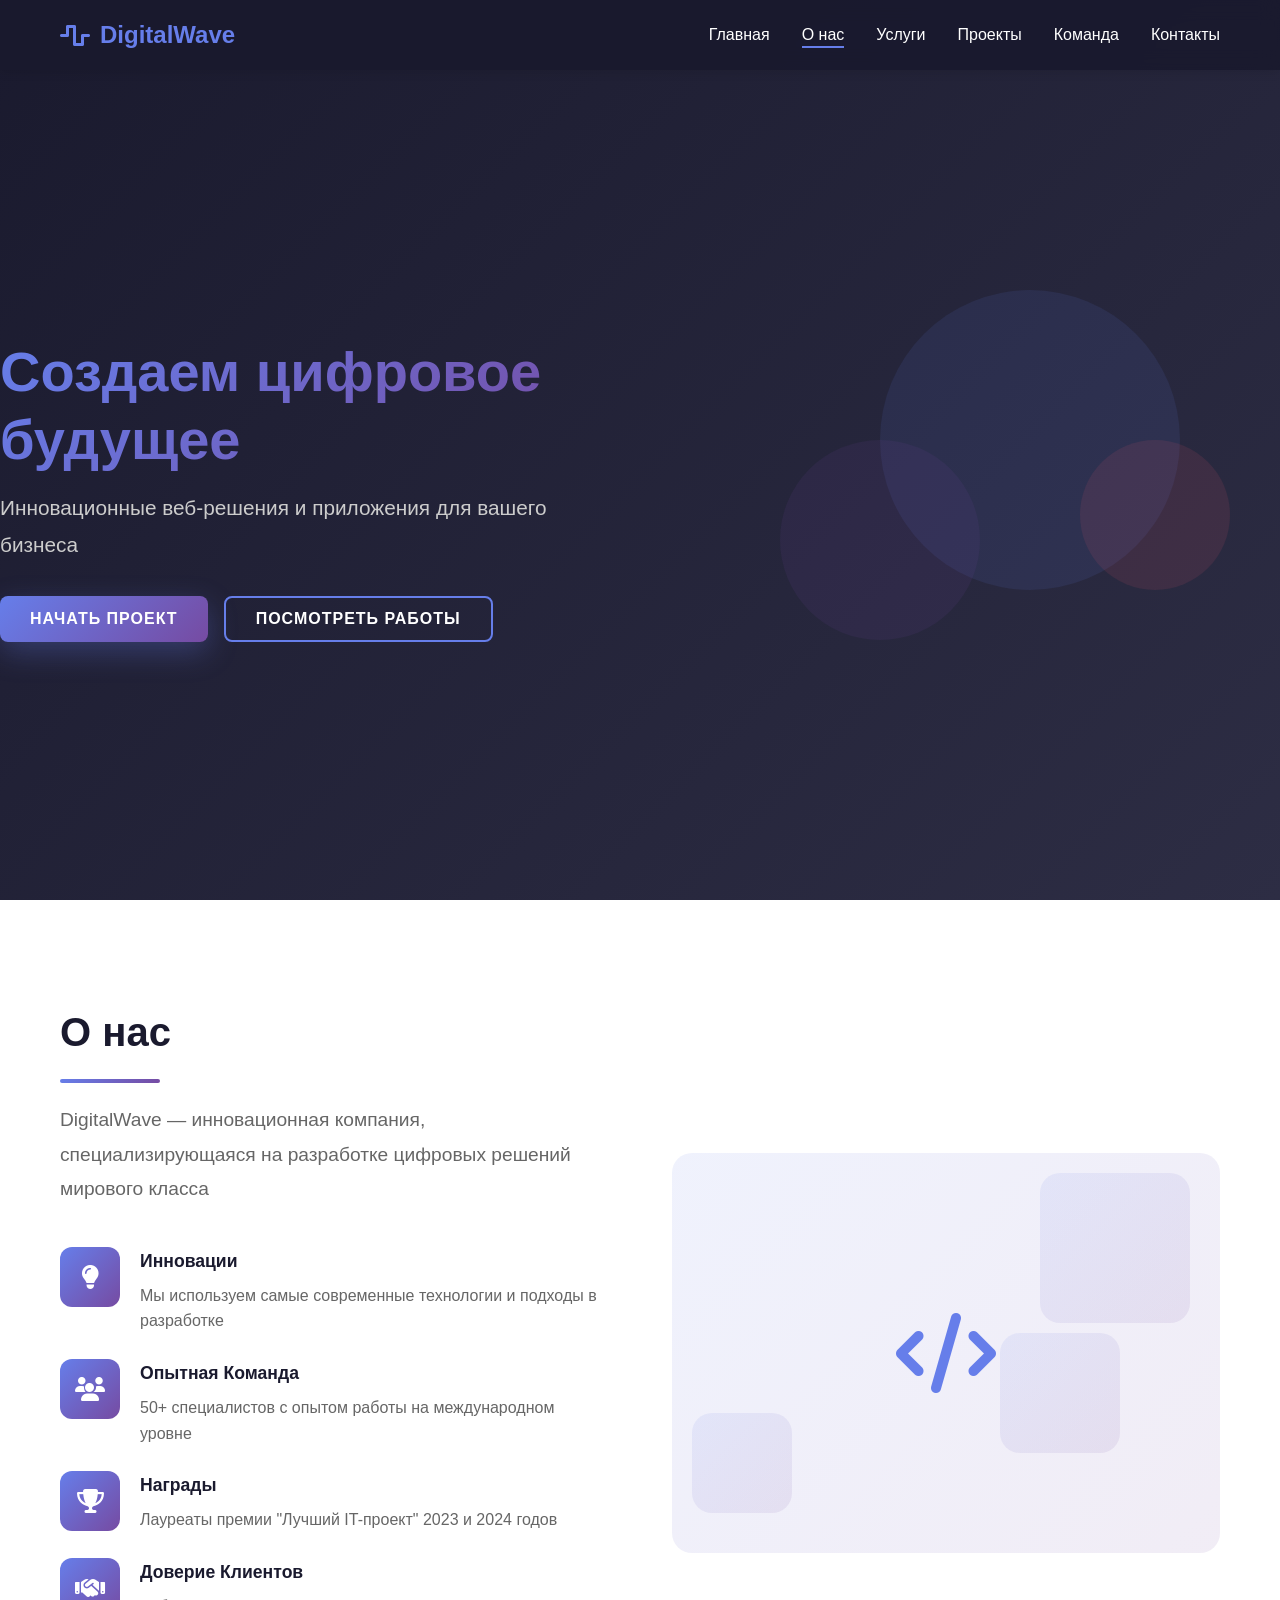
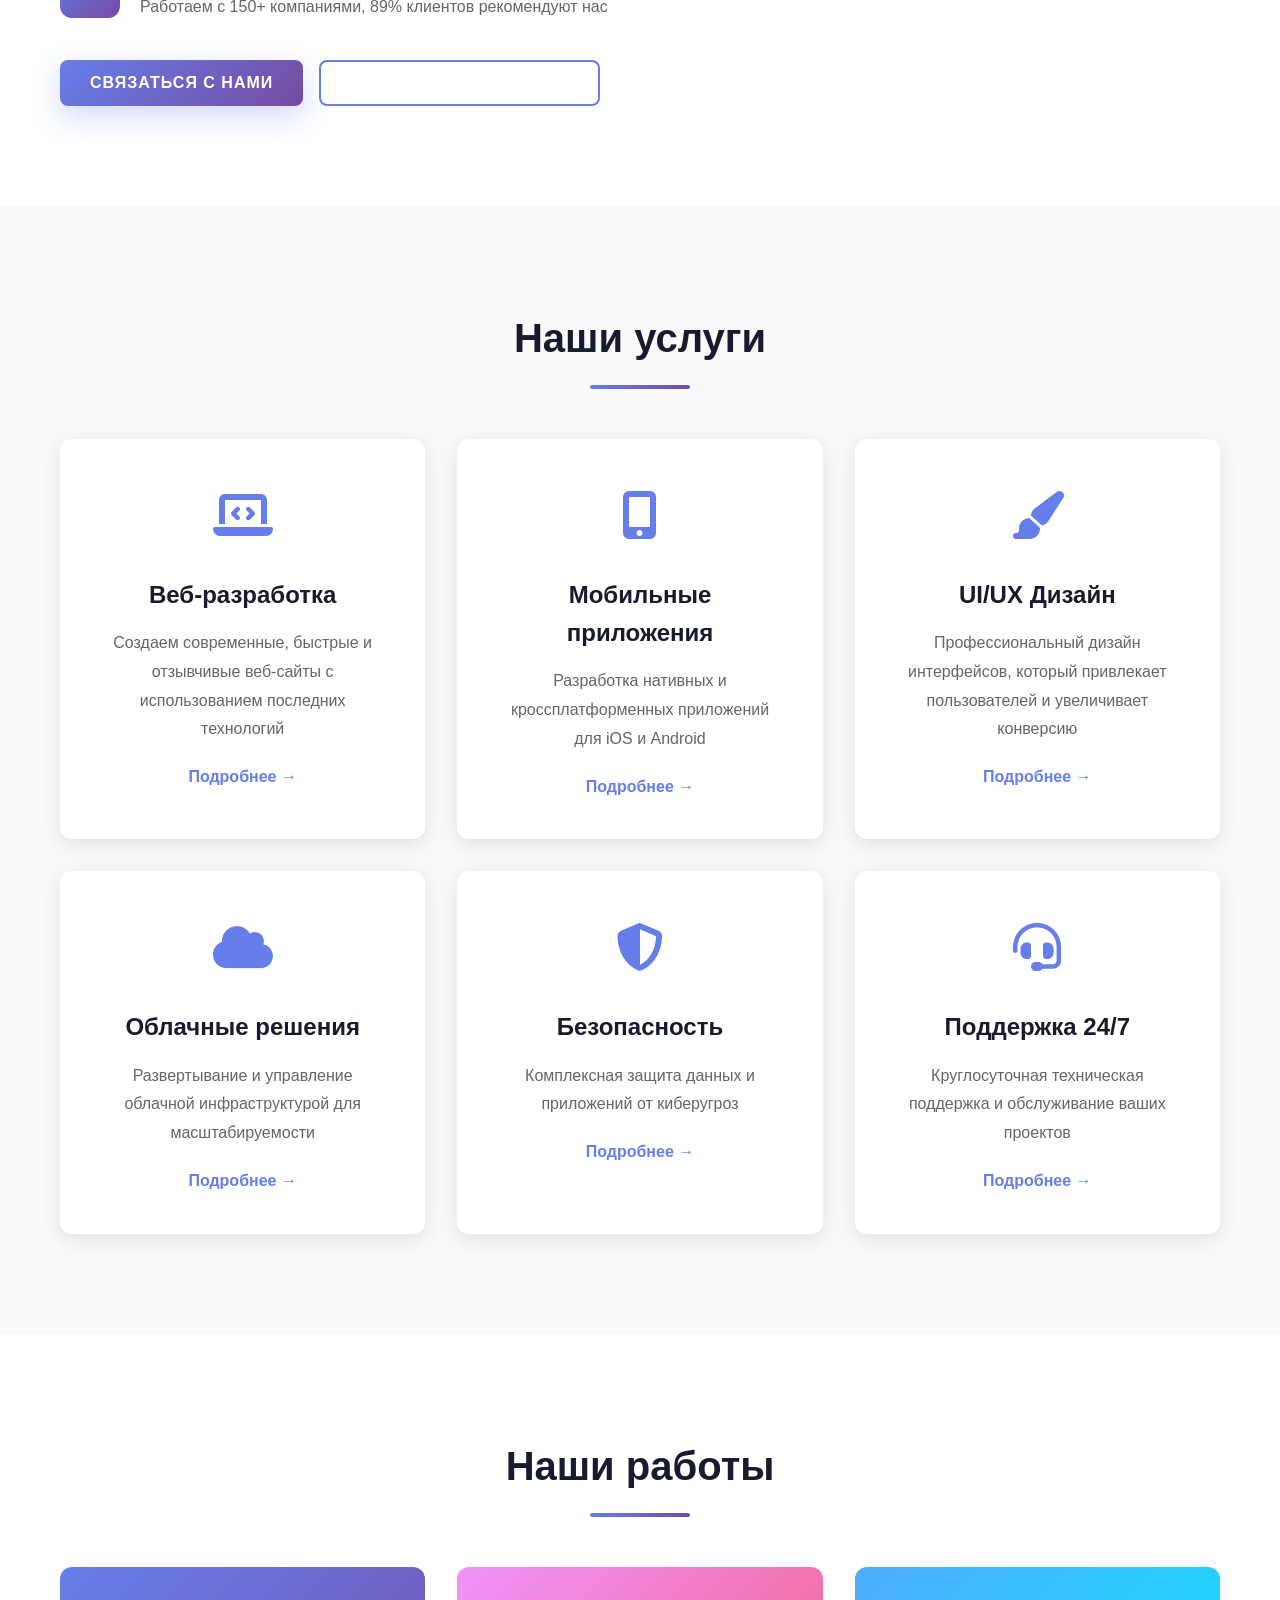
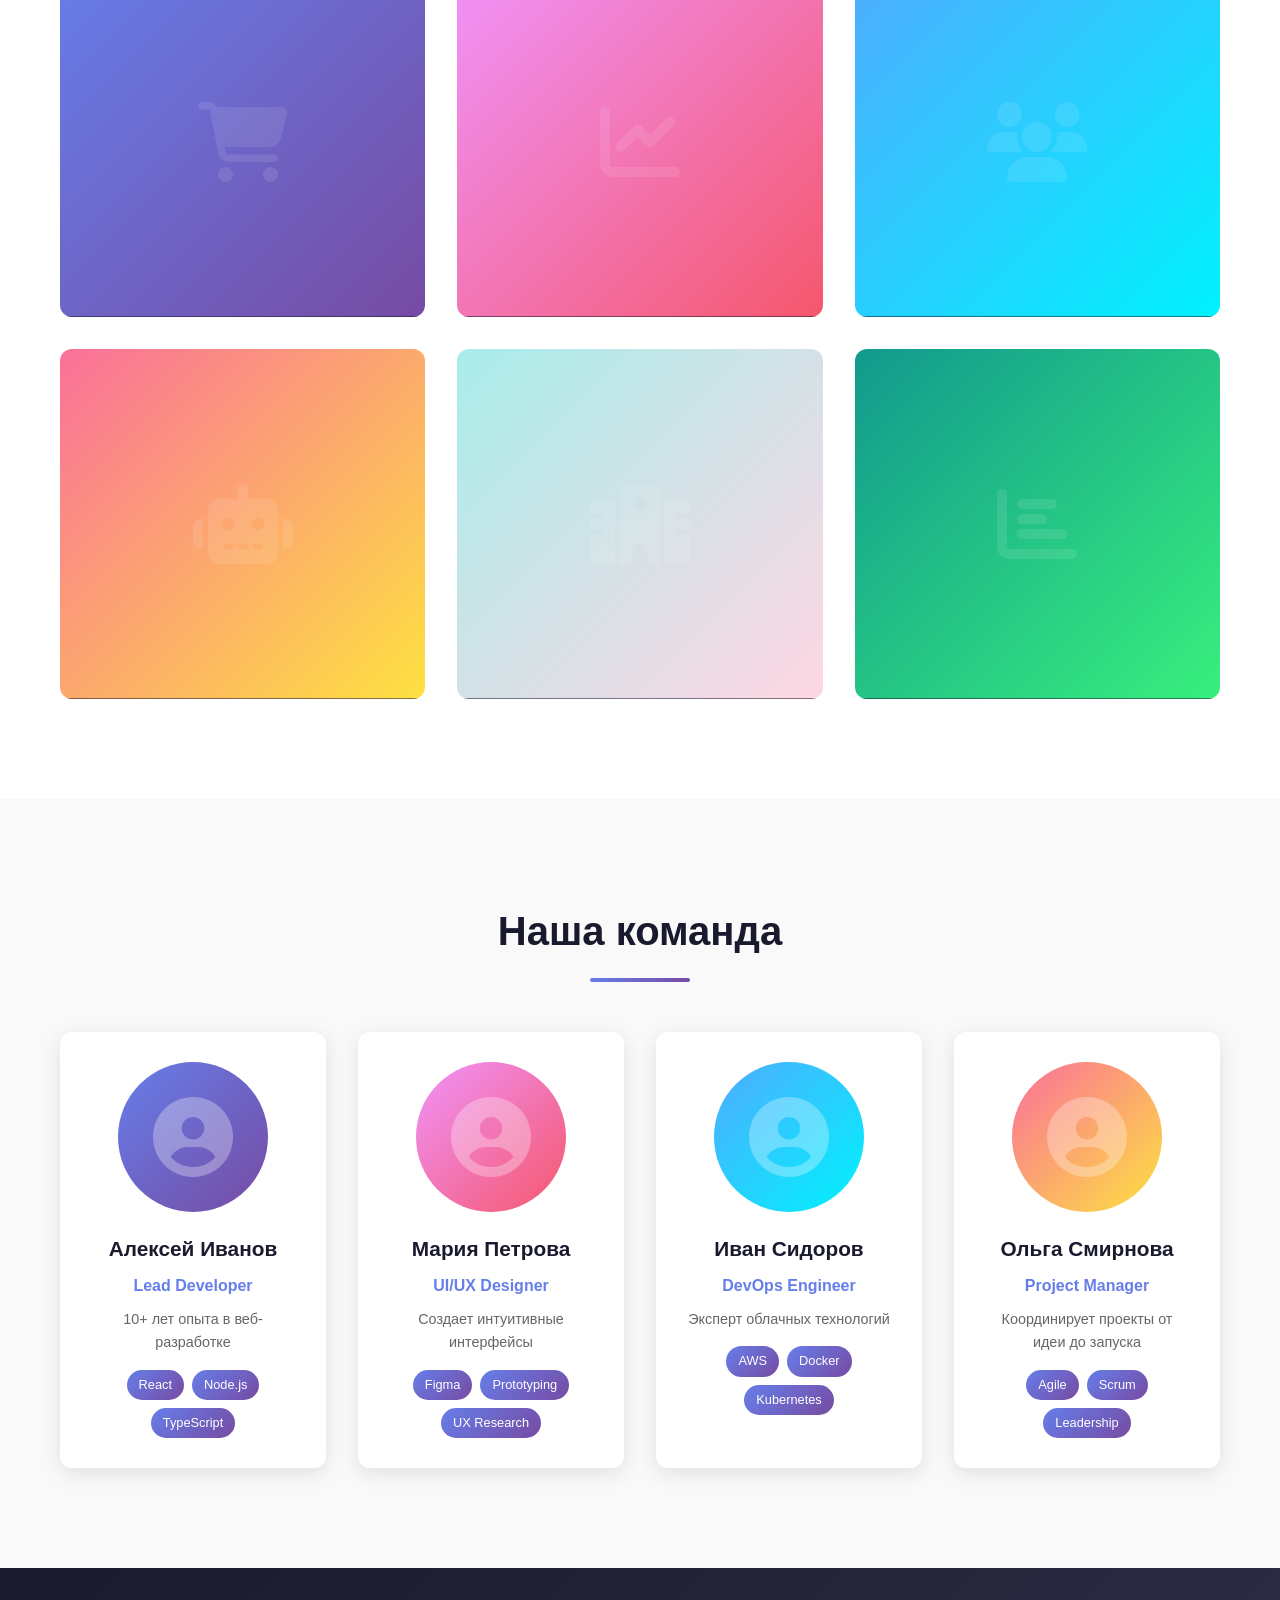
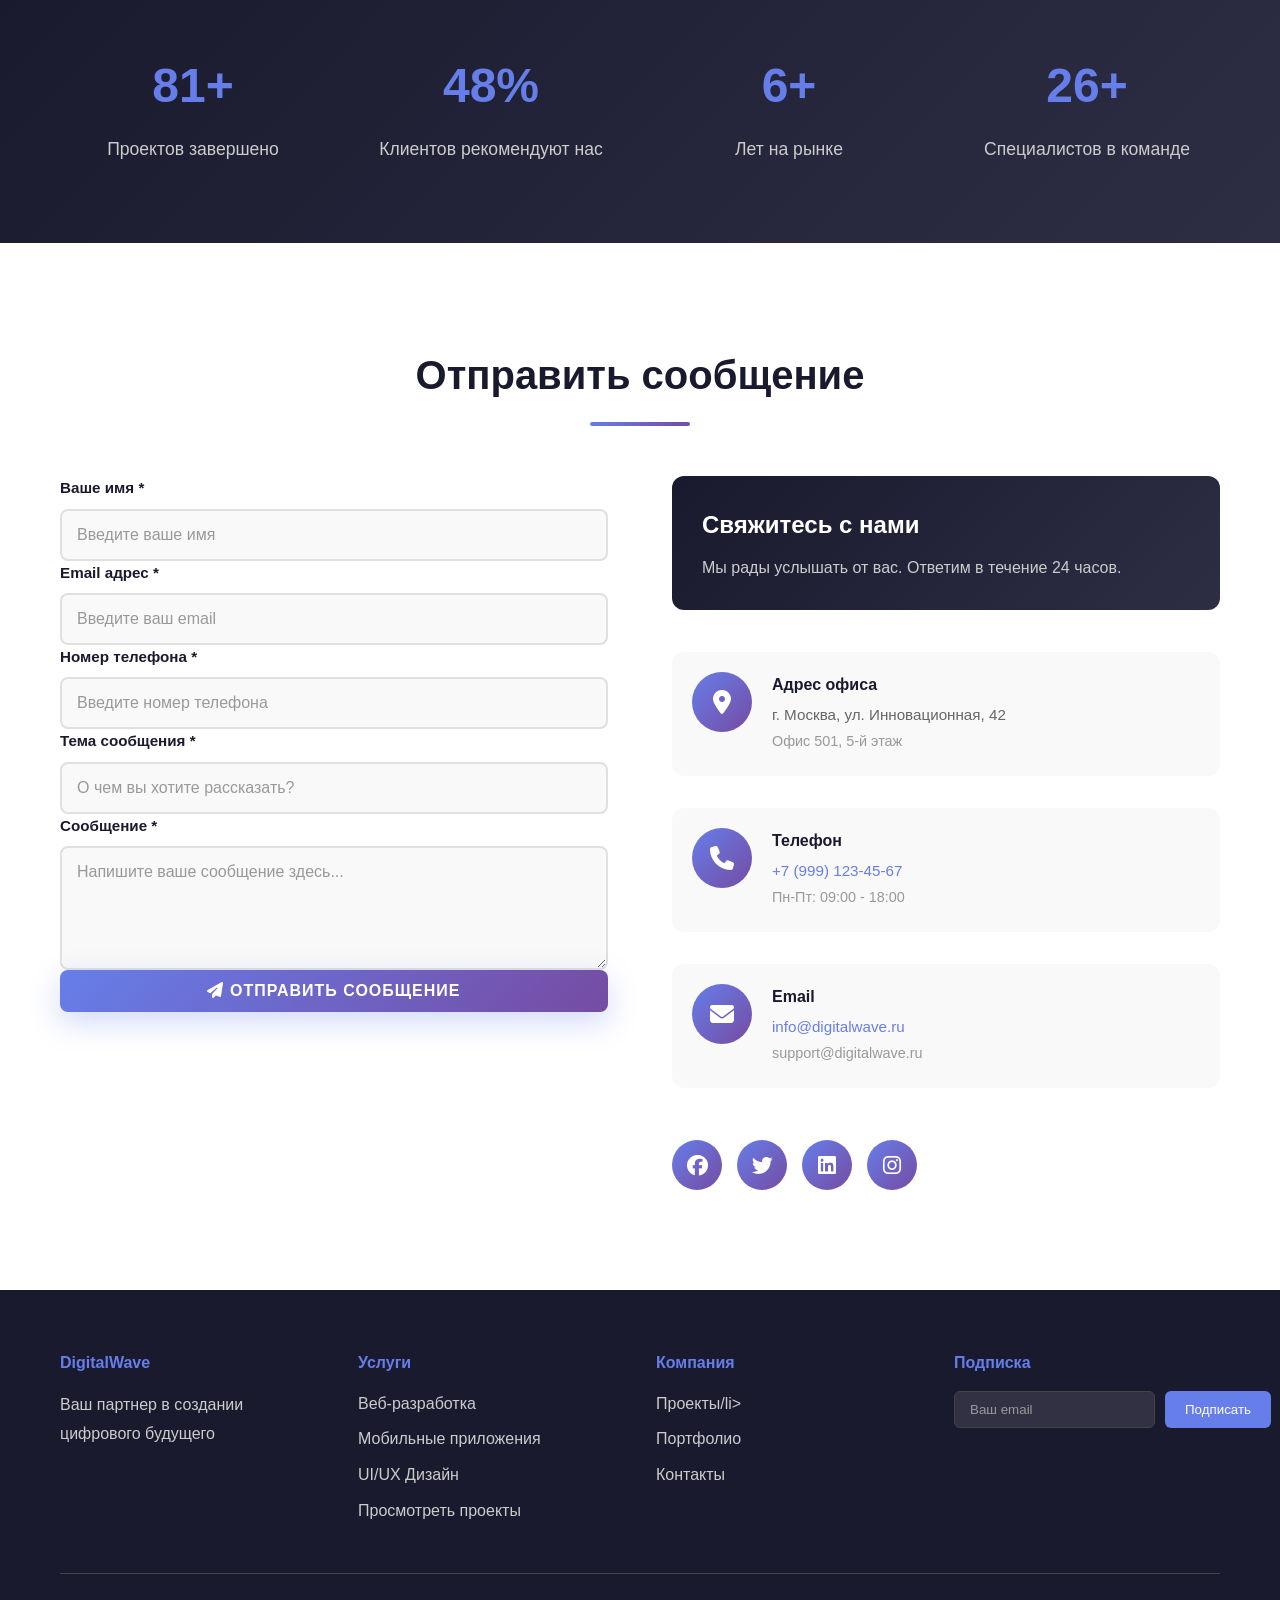
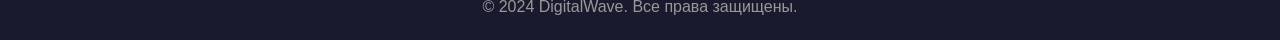
<file: index.html>
<!DOCTYPE html>
<html lang="ru">
<head>
    <meta charset="UTF-8">
    <meta name="viewport" content="width=device-width, initial-scale=1.0">
    <title>DigitalWave - Современные цифровые решения</title>
    <link rel="stylesheet" href="style.css">
    <link rel="stylesheet" href="https://cdnjs.cloudflare.com/ajax/libs/font-awesome/6.4.0/css/all.min.css">
</head>
<body>
    <!-- Navigation -->
    <nav class="navbar">
        <div class="nav-container">
            <div class="logo">
                <i class="fas fa-wave-square"></i> DigitalWave
            </div>
            <ul class="nav-menu" id="navMenu">
                <li class="nav-item"><a href="#home" class="nav-link">Главная</a></li>
                <li class="nav-item"><a href="#about" class="nav-link">О нас</a></li>
                <li class="nav-item"><a href="#services" class="nav-link">Услуги</a></li>
                <li class="nav-item"><a href="projects.html" class="nav-link">Проекты</a></li>
                <li class="nav-item"><a href="#team" class="nav-link">Команда</a></li>
                <li class="nav-item"><a href="#contact" class="nav-link">Контакты</a></li>
            </ul>
            <div class="hamburger" id="hamburger">
                <span></span>
                <span></span>
                <span></span>
            </div>
        </div>
    </nav>

    <!-- Hero Section -->
    <section id="home" class="hero">
        <div class="hero-content">
            <h1 class="hero-title">Создаем цифровое будущее</h1>
            <p class="hero-subtitle">Инновационные веб-решения и приложения для вашего бизнеса</p>
            <div class="hero-buttons">
                <button class="btn btn-primary" onclick="scrollToSection('services')">Начать проект</button>
                <button class="btn btn-secondary" onclick="window.location.href='projects.html'">Посмотреть работы</button>
            </div>
        </div>
        <div class="hero-animation">
            <div class="animated-shape shape1"></div>
            <div class="animated-shape shape2"></div>
            <div class="animated-shape shape3"></div>
        </div>
    </section>

    <!-- About Section -->
    <section class="about" id="about">
        <div class="container">
            <div class="about-wrapper">
                <div class="about-content">
                    <h2 class="section-title">О нас</h2>
                    <p class="about-intro">DigitalWave — инновационная компания, специализирующаяся на разработке цифровых решений мирового класса</p>
                    
                    <div class="about-items">
                        <div class="about-item">
                            <div class="about-icon">
                                <i class="fas fa-lightbulb"></i>
                            </div>
                            <div>
                                <h3>Инновации</h3>
                                <p>Мы используем самые современные технологии и подходы в разработке</p>
                            </div>
                        </div>

                        <div class="about-item">
                            <div class="about-icon">
                                <i class="fas fa-users"></i>
                            </div>
                            <div>
                                <h3>Опытная Команда</h3>
                                <p>50+ специалистов с опытом работы на международном уровне</p>
                            </div>
                        </div>

                        <div class="about-item">
                            <div class="about-icon">
                                <i class="fas fa-trophy"></i>
                            </div>
                            <div>
                                <h3>Награды</h3>
                                <p>Лауреаты премии "Лучший IT-проект" 2023 и 2024 годов</p>
                            </div>
                        </div>

                        <div class="about-item">
                            <div class="about-icon">
                                <i class="fas fa-handshake"></i>
                            </div>
                            <div>
                                <h3>Доверие Клиентов</h3>
                                <p>Работаем с 150+ компаниями, 89% клиентов рекомендуют нас</p>
                            </div>
                        </div>
                    </div>

                    <div class="about-buttons">
                        <button class="btn btn-primary" onclick="scrollToSection('contact')">Связаться с нами</button>
                        <button class="btn btn-secondary" onclick="window.location.href='projects.html'">Посмотреть проекты</button>
                    </div>
                </div>

                <div class="about-image">
                    <div class="about-image-placeholder">
                        <div class="floating-box box1"></div>
                        <div class="floating-box box2"></div>
                        <div class="floating-box box3"></div>
                        <i class="fas fa-code"></i>
                    </div>
                </div>
            </div>
        </div>
    </section>

    <!-- Services Section -->
    <section id="services" class="services">
        <div class="container">
            <h2 class="section-title">Наши услуги</h2>
            <div class="services-grid">
                <div class="service-card" data-aos="fade-up">
                    <div class="service-icon">
                        <i class="fas fa-laptop-code"></i>
                    </div>
                    <h3>Веб-разработка</h3>
                    <p>Создаем современные, быстрые и отзывчивые веб-сайты с использованием последних технологий</p>
                    <button class="btn-learn-more" onclick="showAlert('Веб-разработка', 'Мы специализируемся на создании высокопроизводительных веб-приложений')">Подробнее →</button>
                </div>

                <div class="service-card" data-aos="fade-up">
                    <div class="service-icon">
                        <i class="fas fa-mobile-alt"></i>
                    </div>
                    <h3>Мобильные приложения</h3>
                    <p>Разработка нативных и кроссплатформенных приложений для iOS и Android</p>
                    <button class="btn-learn-more" onclick="showAlert('Мобильные приложения', 'Создаем приложения с отличным UX/UI дизайном')">Подробнее →</button>
                </div>

                <div class="service-card" data-aos="fade-up">
                    <div class="service-icon">
                        <i class="fas fa-paint-brush"></i>
                    </div>
                    <h3>UI/UX Дизайн</h3>
                    <p>Профессиональный дизайн интерфейсов, который привлекает пользователей и увеличивает конверсию</p>
                    <button class="btn-learn-more" onclick="showAlert('UI/UX Дизайн', 'Создаем дизайны, ориентированные на пользователя')">Подробнее →</button>
                </div>

                <div class="service-card" data-aos="fade-up">
                    <div class="service-icon">
                        <i class="fas fa-cloud"></i>
                    </div>
                    <h3>Облачные решения</h3>
                    <p>Развертывание и управление облачной инфраструктурой для масштабируемости</p>
                    <button class="btn-learn-more" onclick="showAlert('Облачные решения', 'AWS, Google Cloud, Azure - мы работаем со всеми платформами')">Подробнее →</button>
                </div>

                <div class="service-card" data-aos="fade-up">
                    <div class="service-icon">
                        <i class="fas fa-shield-alt"></i>
                    </div>
                    <h3>Безопасность</h3>
                    <p>Комплексная защита данных и приложений от киберугроз</p>
                    <button class="btn-learn-more" onclick="showAlert('Безопасность', 'Аудит безопасности и внедрение лучших практик')">Подробнее →</button>
                </div>

                <div class="service-card" data-aos="fade-up">
                    <div class="service-icon">
                        <i class="fas fa-headset"></i>
                    </div>
                    <h3>Поддержка 24/7</h3>
                    <p>Круглосуточная техническая поддержка и обслуживание ваших проектов</p>
                    <button class="btn-learn-more" onclick="showAlert('Поддержка 24/7', 'Быстрое решение проблем и консультации экспертов')">Подробнее →</button>
                </div>
            </div>
        </div>
    </section>

    <!-- Portfolio Section -->
    <section id="portfolio" class="portfolio">
        <div class="container">
            <h2 class="section-title">Наши работы</h2>
            <div class="portfolio-grid">
                <div class="portfolio-item" onclick="openPortfolioModal('ecommerce.jpg', 'E-Commerce Платформа', 'Разработана полнофункциональная платформа для онлайн-продаж с интегрированием платежных систем')">
                    <div class="portfolio-image" style="background: linear-gradient(135deg, #667eea 0%, #764ba2 100%);">
                        <i class="fas fa-shopping-cart"></i>
                    </div>
                    <div class="portfolio-info">
                        <h3>E-Commerce Платформа</h3>
                        <p>React, Node.js, MongoDB</p>
                    </div>
                </div>

                <div class="portfolio-item" onclick="openPortfolioModal('saas.jpg', 'SaaS Приложение', 'Облачное приложение для управления проектами с real-time синхронизацией')">
                    <div class="portfolio-image" style="background: linear-gradient(135deg, #f093fb 0%, #f5576c 100%);">
                        <i class="fas fa-chart-line"></i>
                    </div>
                    <div class="portfolio-info">
                        <h3>SaaS Приложение</h3>
                        <p>Vue.js, Firebase, Stripe</p>
                    </div>
                </div>

                <div class="portfolio-item" onclick="openPortfolioModal('social.jpg', 'Социальная сеть', 'Приложение для общения с видеозвонками и обменом медиафайлами')">
                    <div class="portfolio-image" style="background: linear-gradient(135deg, #4facfe 0%, #00f2fe 100%);">
                        <i class="fas fa-users"></i>
                    </div>
                    <div class="portfolio-info">
                        <h3>Социальная сеть</h3>
                        <p>React Native, WebRTC, PostgreSQL</p>
                    </div>
                </div>

                <div class="portfolio-item" onclick="openPortfolioModal('ai.jpg', 'AI Ассистент', 'Интеллектуальное приложение с машинным обучением')">
                    <div class="portfolio-image" style="background: linear-gradient(135deg, #fa709a 0%, #fee140 100%);">
                        <i class="fas fa-robot"></i>
                    </div>
                    <div class="portfolio-info">
                        <h3>AI Ассистент</h3>
                        <p>Python, TensorFlow, API OpenAI</p>
                    </div>
                </div>

                <div class="portfolio-item" onclick="openPortfolioModal('health.jpg', 'Медицинский портал', 'Портал для управления записями пациентов и консультаций')">
                    <div class="portfolio-image" style="background: linear-gradient(135deg, #a8edea 0%, #fed6e3 100%);">
                        <i class="fas fa-hospital"></i>
                    </div>
                    <div class="portfolio-info">
                        <h3>Медицинский портал</h3>
                        <p>Next.js, Django, PostgreSQL</p>
                    </div>
                </div>

                <div class="portfolio-item" onclick="openPortfolioModal('analytics.jpg', 'Аналитика в реальном времени', 'Dashboard с визуализацией больших данных')">
                    <div class="portfolio-image" style="background: linear-gradient(135deg, #11998e 0%, #38ef7d 100%);">
                        <i class="fas fa-chart-bar"></i>
                    </div>
                    <div class="portfolio-info">
                        <h3>Аналитика</h3>
                        <p>D3.js, Node.js, ClickHouse</p>
                    </div>
                </div>
            </div>
        </div>
    </section>

    <!-- Team Section -->
    <section id="team" class="team">
        <div class="container">
            <h2 class="section-title">Наша команда</h2>
            <div class="team-grid">
                <div class="team-member">
                    <div class="member-image" style="background: linear-gradient(135deg, #667eea 0%, #764ba2 100%);">
                        <i class="fas fa-user-circle"></i>
                    </div>
                    <h3>Алексей Иванов</h3>
                    <p class="member-role">Lead Developer</p>
                    <p class="member-bio">10+ лет опыта в веб-разработке</p>
                    <div class="member-skills">
                        <span class="skill-tag">React</span>
                        <span class="skill-tag">Node.js</span>
                        <span class="skill-tag">TypeScript</span>
                    </div>
                </div>

                <div class="team-member">
                    <div class="member-image" style="background: linear-gradient(135deg, #f093fb 0%, #f5576c 100%);">
                        <i class="fas fa-user-circle"></i>
                    </div>
                    <h3>Мария Петрова</h3>
                    <p class="member-role">UI/UX Designer</p>
                    <p class="member-bio">Создает интуитивные интерфейсы</p>
                    <div class="member-skills">
                        <span class="skill-tag">Figma</span>
                        <span class="skill-tag">Prototyping</span>
                        <span class="skill-tag">UX Research</span>
                    </div>
                </div>

                <div class="team-member">
                    <div class="member-image" style="background: linear-gradient(135deg, #4facfe 0%, #00f2fe 100%);">
                        <i class="fas fa-user-circle"></i>
                    </div>
                    <h3>Иван Сидоров</h3>
                    <p class="member-role">DevOps Engineer</p>
                    <p class="member-bio">Эксперт облачных технологий</p>
                    <div class="member-skills">
                        <span class="skill-tag">AWS</span>
                        <span class="skill-tag">Docker</span>
                        <span class="skill-tag">Kubernetes</span>
                    </div>
                </div>

                <div class="team-member">
                    <div class="member-image" style="background: linear-gradient(135deg, #fa709a 0%, #fee140 100%);">
                        <i class="fas fa-user-circle"></i>
                    </div>
                    <h3>Ольга Смирнова</h3>
                    <p class="member-role">Project Manager</p>
                    <p class="member-bio">Координирует проекты от идеи до запуска</p>
                    <div class="member-skills">
                        <span class="skill-tag">Agile</span>
                        <span class="skill-tag">Scrum</span>
                        <span class="skill-tag">Leadership</span>
                    </div>
                </div>
            </div>
        </div>
    </section>

    <!-- Stats Section -->
    <section class="stats">
        <div class="container">
            <div class="stat-item" id="stat1">
                <h3 class="stat-number">150+</h3>
                <p class="stat-label">Проектов завершено</p>
            </div>
            <div class="stat-item" id="stat2">
                <h3 class="stat-number">89%</h3>
                <p class="stat-label">Клиентов рекомендуют нас</p>
            </div>
            <div class="stat-item" id="stat3">
                <h3 class="stat-number">12</h3>
                <p class="stat-label">Лет на рынке</p>
            </div>
            <div class="stat-item" id="stat4">
                <h3 class="stat-number">50+</h3>
                <p class="stat-label">Специалистов в команде</p>
            </div>
        </div>
    </section>

    <!-- Contact Section -->
    <section id="contact" class="contact">
        <div class="container">
            <h2 class="section-title">Отправить сообщение</h2>
            <div class="contact-wrapper">
                <div class="contact-form">
                    <form id="contactForm">
                        <div class="form-group">
                            <label for="name">Ваше имя *</label>
                            <input type="text" id="name" placeholder="Введите ваше имя" required>
                        </div>
                        <div class="form-group">
                            <label for="email">Email адрес *</label>
                            <input type="email" id="email" placeholder="Введите ваш email" required>
                        </div>
                        <div class="form-group">
                            <label for="phone">Номер телефона *</label>
                            <input type="tel" id="phone" placeholder="Введите номер телефона" required>
                        </div>
                        <div class="form-group">
                            <label for="subject">Тема сообщения *</label>
                            <input type="text" id="subject" placeholder="О чем вы хотите рассказать?" required>
                        </div>
                        <div class="form-group">
                            <label for="message">Сообщение *</label>
                            <textarea id="message" placeholder="Напишите ваше сообщение здесь..." rows="5" required></textarea>
                        </div>
                        <button type="submit" class="btn btn-primary" style="width: 100%;">
                            <i class="fas fa-paper-plane"></i> Отправить сообщение
                        </button>
                    </form>
                </div>

                <div class="contact-info">
                    <div class="info-card">
                        <h3>Свяжитесь с нами</h3>
                        <p>Мы рады услышать от вас. Ответим в течение 24 часов.</p>
                    </div>

                    <div class="info-item">
                        <div class="info-icon">
                            <i class="fas fa-map-marker-alt"></i>
                        </div>
                        <div>
                            <h4>Адрес офиса</h4>
                            <p>г. Москва, ул. Инновационная, 42</p>
                            <p style="font-size: 0.9rem; color: #999;">Офис 501, 5-й этаж</p>
                        </div>
                    </div>

                    <div class="info-item">
                        <div class="info-icon">
                            <i class="fas fa-phone"></i>
                        </div>
                        <div>
                            <h4>Телефон</h4>
                            <p><a href="tel:+79991234567" style="color: var(--primary); text-decoration: none;">+7 (999) 123-45-67</a></p>
                            <p style="font-size: 0.9rem; color: #999;">Пн-Пт: 09:00 - 18:00</p>
                        </div>
                    </div>

                    <div class="info-item">
                        <div class="info-icon">
                            <i class="fas fa-envelope"></i>
                        </div>
                        <div>
                            <h4>Email</h4>
                            <p><a href="mailto:info@digitalwave.ru" style="color: var(--primary); text-decoration: none;">info@digitalwave.ru</a></p>
                            <p style="font-size: 0.9rem; color: #999;">support@digitalwave.ru</p>
                        </div>
                    </div>

                    <div class="social-links">
                        <a href="#" class="social-btn" title="Facebook"><i class="fab fa-facebook"></i></a>
                        <a href="#" class="social-btn" title="Twitter"><i class="fab fa-twitter"></i></a>
                        <a href="#" class="social-btn" title="LinkedIn"><i class="fab fa-linkedin"></i></a>
                        <a href="#" class="social-btn" title="Instagram"><i class="fab fa-instagram"></i></a>
                    </div>
                </div>
            </div>
        </div>
    </section>

    <!-- Modal -->
    <div id="portfolioModal" class="modal">
        <div class="modal-content">
            <span class="modal-close" onclick="closePortfolioModal()">&times;</span>
            <div class="modal-body">
                <h2 id="modalTitle"></h2>
                <p id="modalDescription"></p>
            </div>
        </div>
    </div>

    <!-- Footer -->
    <footer class="footer">
        <div class="container">
            <div class="footer-content">
                <div class="footer-section">
                    <h4>DigitalWave</h4>
                    <p>Ваш партнер в создании цифрового будущего</p>
                </div>
                <div class="footer-section">
                    <h4>Услуги</h4>
                    <ul>
                        <li><a href="#services">Веб-разработка</a></li>
                        <li><a href="#services">Мобильные приложения</a></li>
                        <li><a href="#services">UI/UX Дизайн</a></li>
                        <li><a href="projects.html">Просмотреть проекты</a></li>
                    </ul>
                </div>
                <div class="footer-section">
                    <h4>Компания</h4>
                    <ul>
                        <li><a href="projects.html">Проекты/li>
                        <li><a href="#portfolio">Портфолио</a></li>
                        <li><a href="#contact">Контакты</a></li>
                    </ul>
                </div>
                <div class="footer-section">
                    <h4>Подписка</h4>
                    <div class="newsletter">
                        <input type="email" placeholder="Ваш email">
                        <button onclick="subscribeNewsletter()">Подписать</button>
                    </div>
                </div>
            </div>
            <div class="footer-bottom">
                <p>&copy; 2024 DigitalWave. Все права защищены.</p>
            </div>
        </div>
    </footer>

    <script src="script.js"></script>
</body>
</html>
</file>
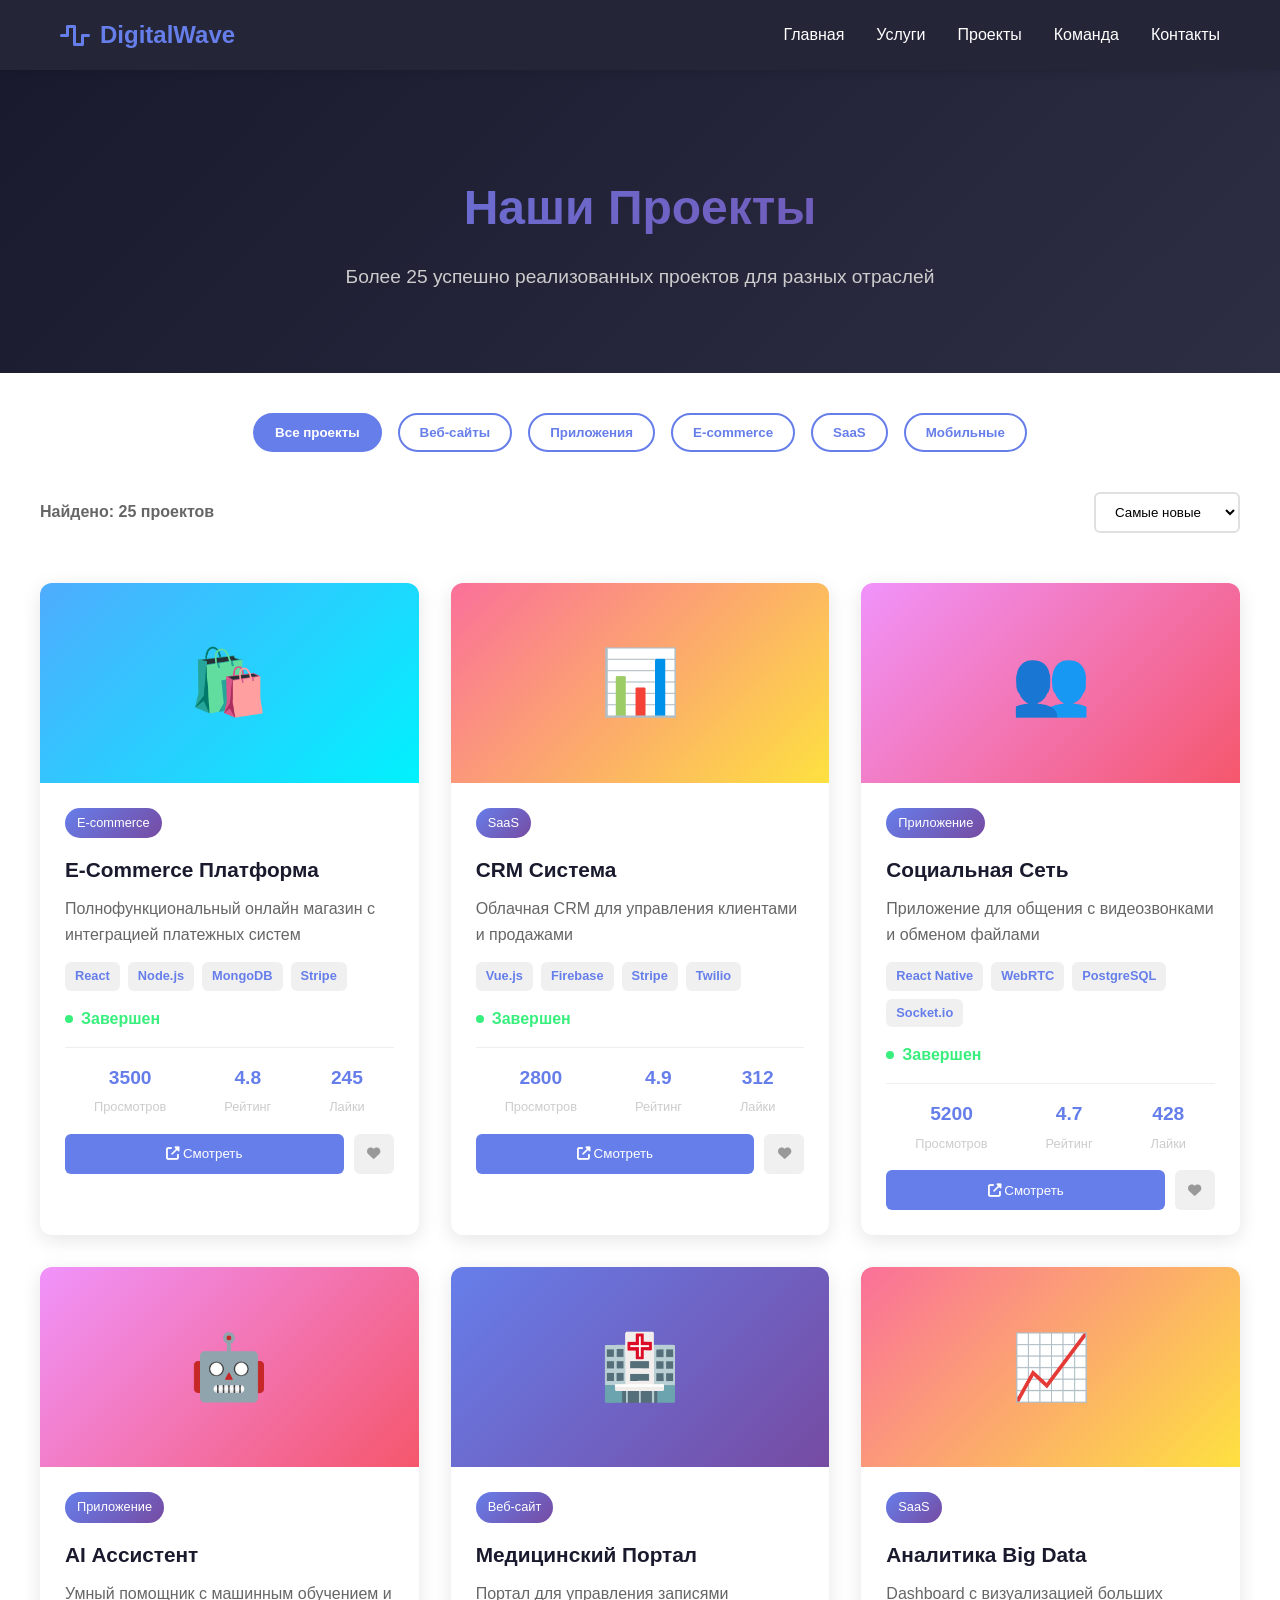
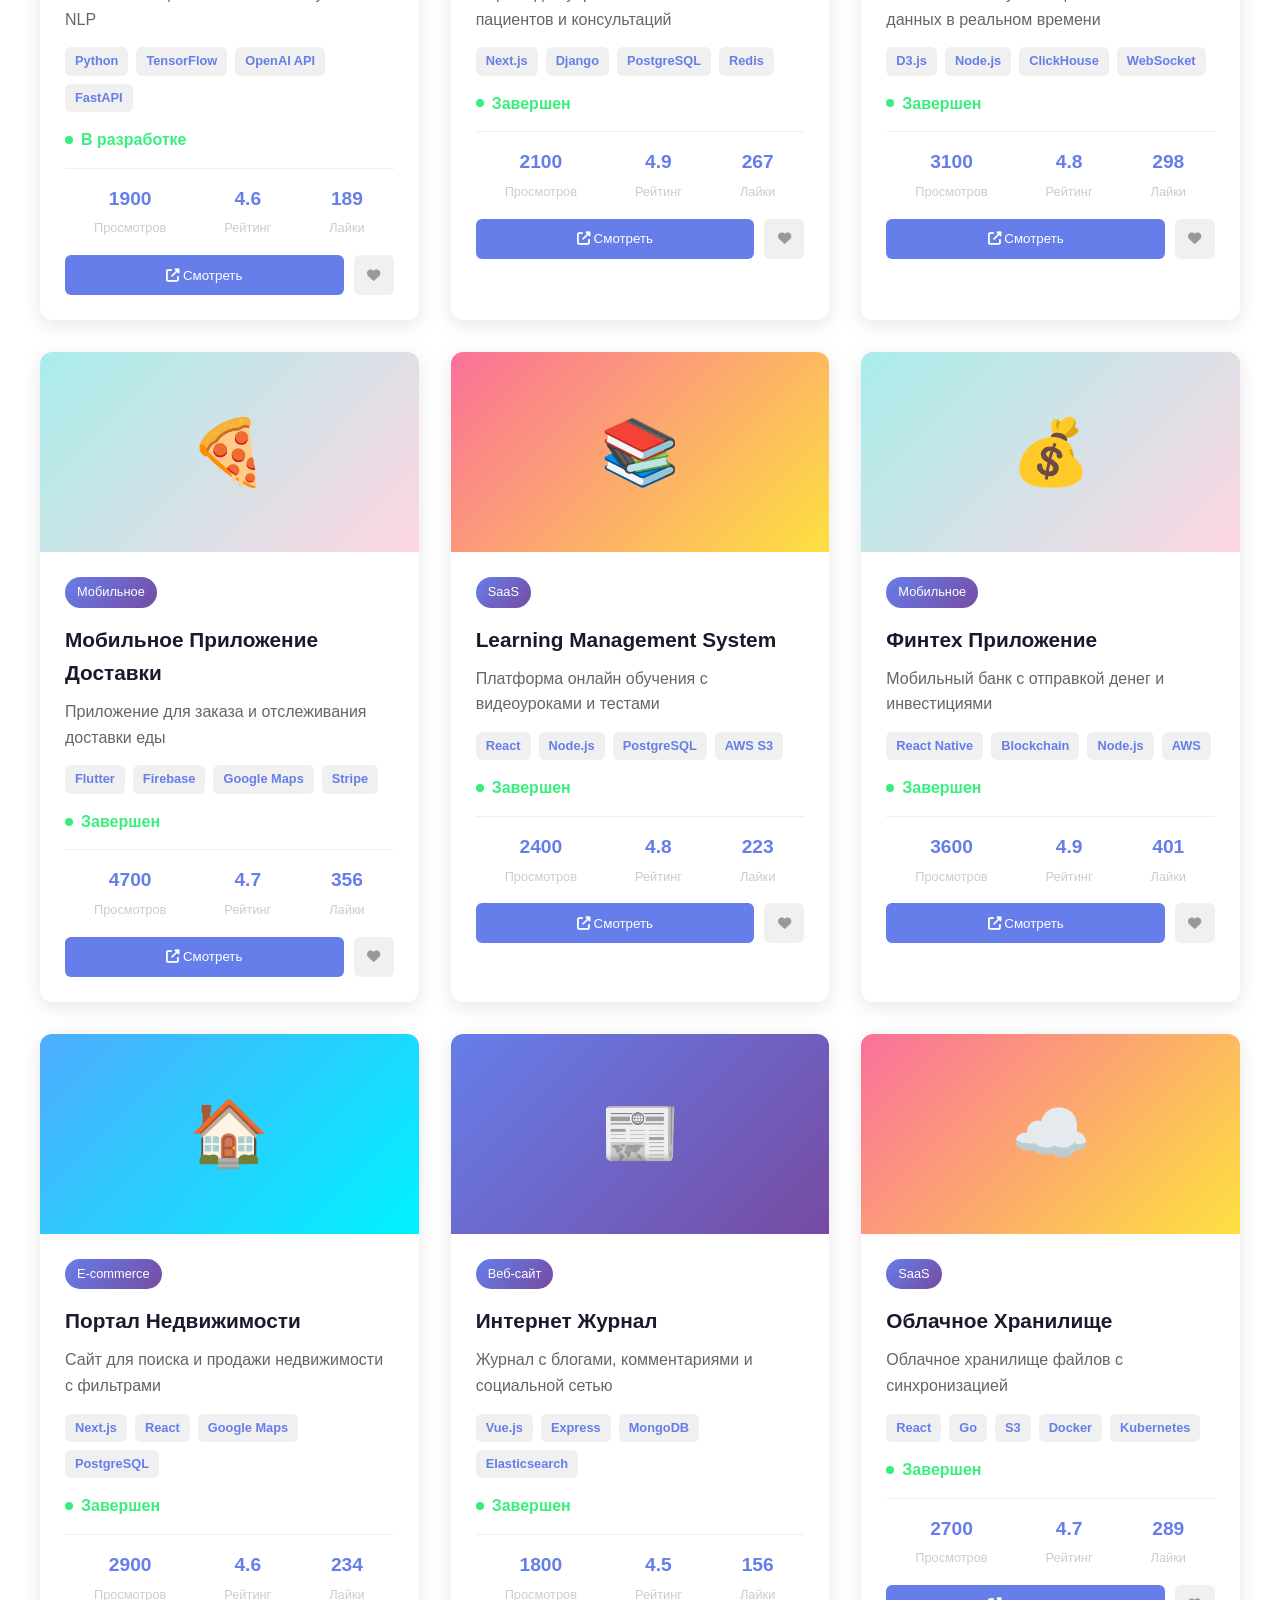
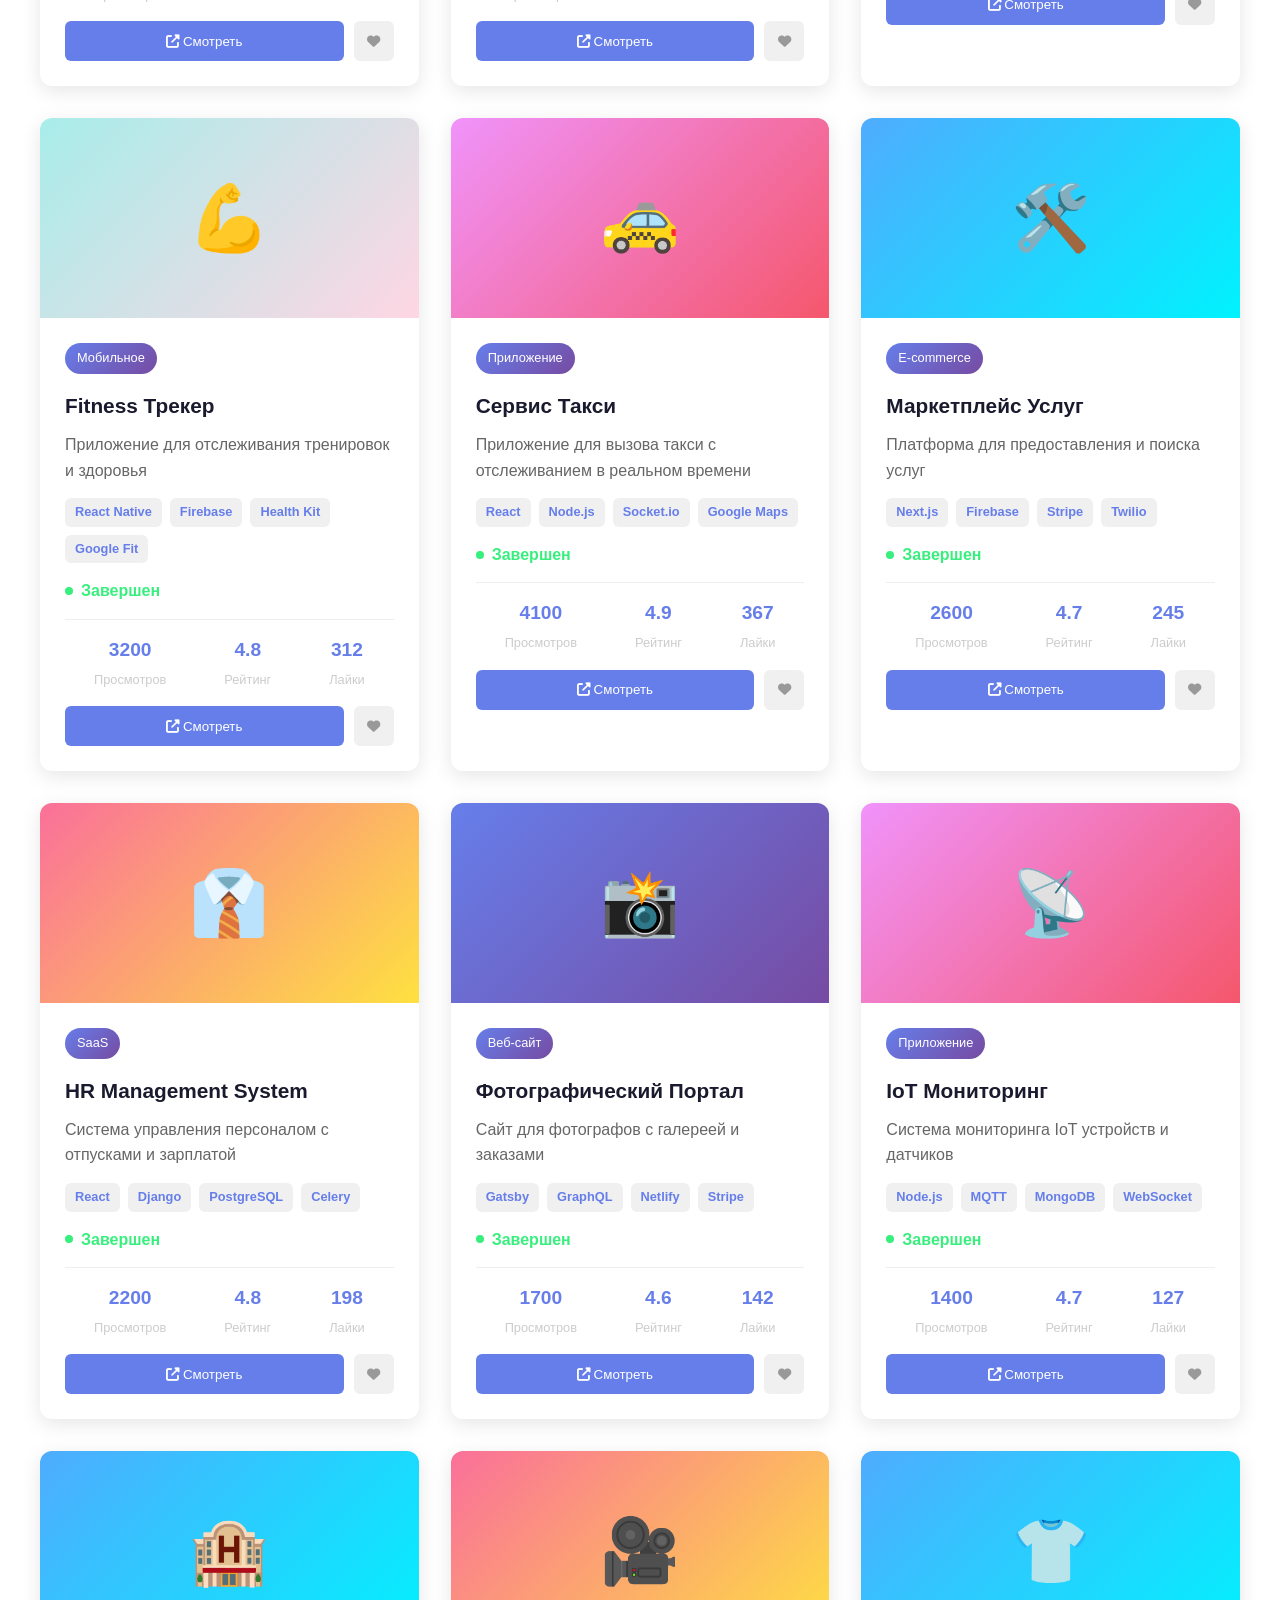
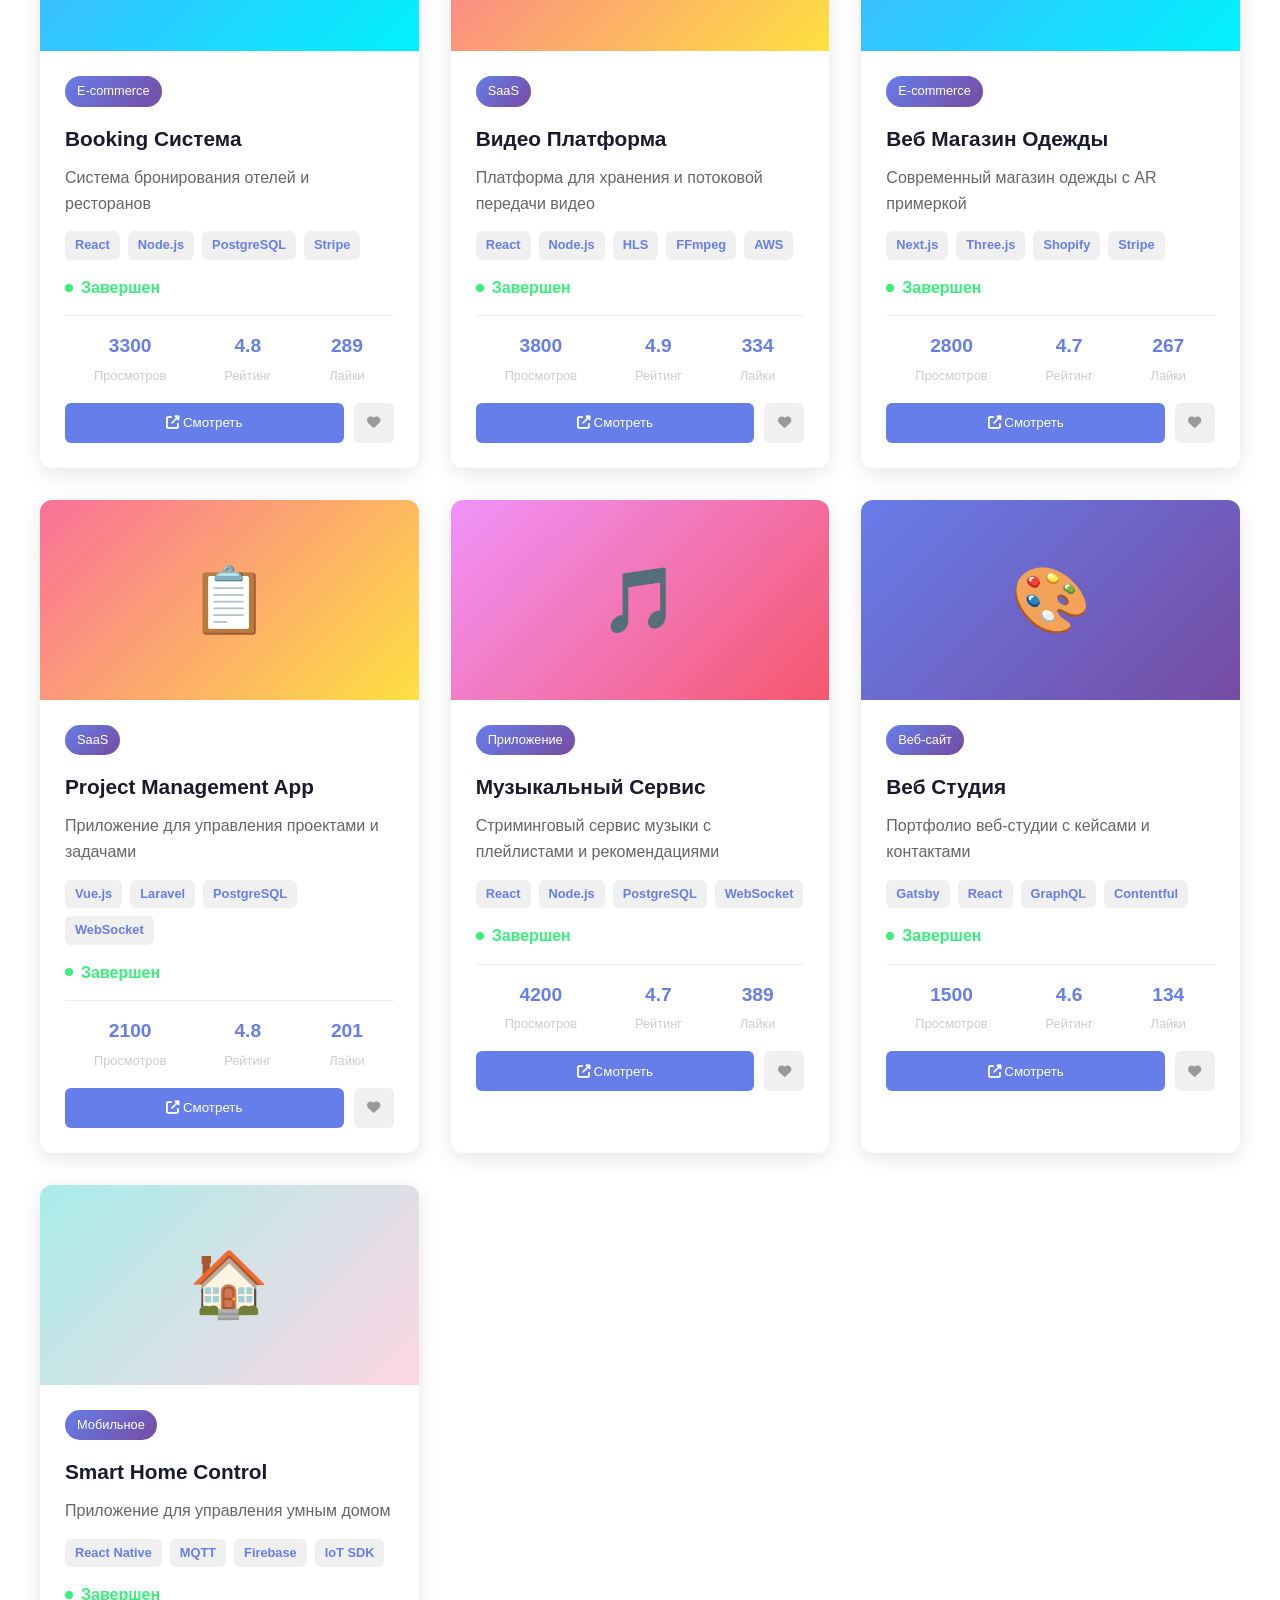
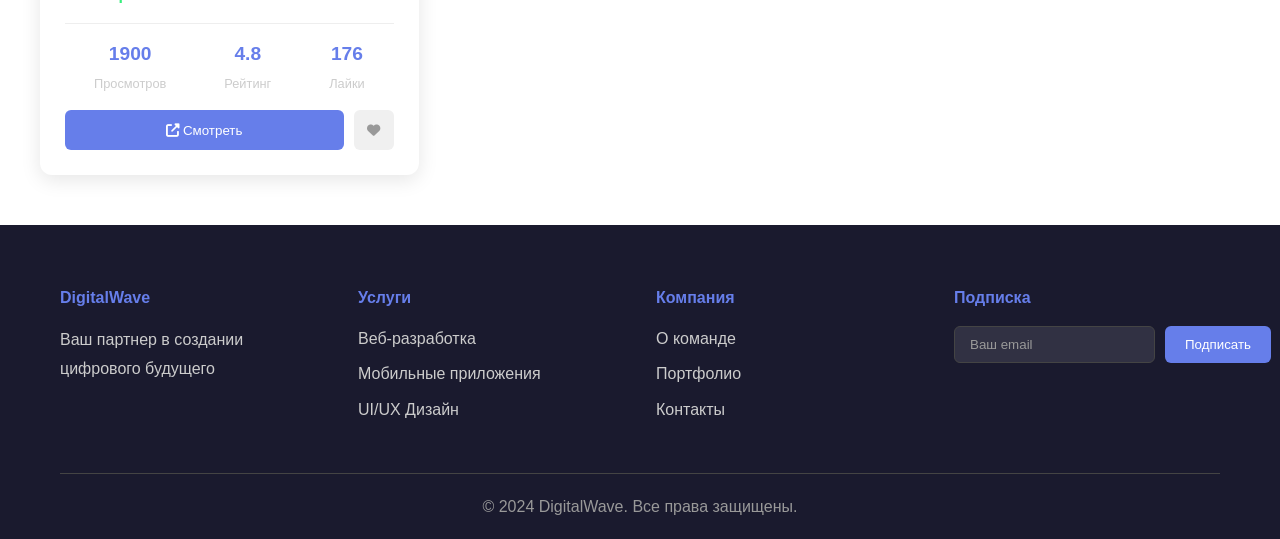
<file: projects.html>
<!DOCTYPE html>
<html lang="ru">
<head>
    <meta charset="UTF-8">
    <meta name="viewport" content="width=device-width, initial-scale=1.0">
    <title>Проекты - DigitalWave</title>
    <link rel="stylesheet" href="style.css">
    <link rel="stylesheet" href="https://cdnjs.cloudflare.com/ajax/libs/font-awesome/6.4.0/css/all.min.css">
    <style>
        .projects-header {
            background: linear-gradient(135deg, var(--dark) 0%, #2d2d44 100%);
            color: #fff;
            padding: 100px 20px 80px;
            text-align: center;
            margin-top: 70px;
        }

        .projects-header h1 {
            font-size: 3rem;
            margin-bottom: 15px;
            background: linear-gradient(135deg, var(--primary), var(--secondary));
            -webkit-background-clip: text;
            -webkit-text-fill-color: transparent;
            background-clip: text;
        }

        .projects-header p {
            font-size: 1.2rem;
            color: #ccc;
        }

        .filters {
            display: flex;
            justify-content: center;
            gap: 1rem;
            flex-wrap: wrap;
            margin: 40px 0;
        }

        .filter-btn {
            padding: 10px 20px;
            border: 2px solid var(--primary);
            background: transparent;
            color: var(--primary);
            border-radius: 25px;
            cursor: pointer;
            transition: all 0.3s ease;
            font-weight: 600;
        }

        .filter-btn:hover,
        .filter-btn.active {
            background: var(--primary);
            color: #fff;
        }

        .projects-container {
            display: grid;
            grid-template-columns: repeat(auto-fill, minmax(300px, 1fr));
            gap: 2rem;
            margin: 50px 0;
        }

        .project-card {
            background: #fff;
            border-radius: 12px;
            overflow: hidden;
            box-shadow: 0 5px 20px rgba(0,0,0,0.1);
            transition: all 0.3s ease;
            cursor: pointer;
        }

        .project-card:hover {
            transform: translateY(-10px);
            box-shadow: 0 15px 40px rgba(0,0,0,0.15);
        }

        .project-header {
            height: 200px;
            display: flex;
            align-items: center;
            justify-content: center;
            font-size: 4rem;
            font-weight: bold;
            position: relative;
            overflow: hidden;
        }

        .project-header::before {
            content: '';
            position: absolute;
            top: 0;
            left: 0;
            right: 0;
            bottom: 0;
            opacity: 0.1;
        }

        .project-body {
            padding: 25px;
        }

        .project-title {
            font-size: 1.3rem;
            margin-bottom: 10px;
            color: var(--dark);
        }

        .project-category {
            display: inline-block;
            background: linear-gradient(135deg, var(--primary), var(--secondary));
            color: #fff;
            padding: 5px 12px;
            border-radius: 20px;
            font-size: 0.8rem;
            margin-bottom: 15px;
        }

        .project-description {
            color: #666;
            margin-bottom: 15px;
            line-height: 1.6;
        }

        .project-tech {
            display: flex;
            flex-wrap: wrap;
            gap: 8px;
            margin-bottom: 15px;
        }

        .tech-tag {
            background: #f0f0f0;
            color: var(--primary);
            padding: 4px 10px;
            border-radius: 6px;
            font-size: 0.8rem;
            font-weight: 600;
        }

        .project-status {
            display: flex;
            align-items: center;
            gap: 8px;
            color: var(--success);
            font-weight: 600;
            margin-bottom: 15px;
        }

        .status-dot {
            width: 8px;
            height: 8px;
            background: var(--success);
            border-radius: 50%;
            animation: pulse 2s infinite;
        }

        @keyframes pulse {
            0%, 100% { opacity: 1; }
            50% { opacity: 0.5; }
        }

        .project-stats {
            display: flex;
            justify-content: space-around;
            padding-top: 15px;
            border-top: 1px solid #eee;
            margin-top: 15px;
        }

        .stat {
            text-align: center;
            color: #666;
        }

        .stat-value {
            display: block;
            color: var(--primary);
            font-weight: bold;
            font-size: 1.2rem;
        }

        .stat-label {
            font-size: 0.8rem;
        }

        .project-actions {
            display: flex;
            gap: 10px;
            margin-top: 15px;
        }

        .view-btn {
            flex: 1;
            padding: 10px;
            background: var(--primary);
            color: #fff;
            border: none;
            border-radius: 6px;
            cursor: pointer;
            transition: all 0.3s ease;
        }

        .view-btn:hover {
            background: var(--secondary);
            transform: translateY(-2px);
        }

        .like-btn {
            width: 40px;
            height: 40px;
            background: #f0f0f0;
            border: none;
            border-radius: 6px;
            cursor: pointer;
            transition: all 0.3s ease;
            color: #999;
        }

        .like-btn:hover,
        .like-btn.liked {
            background: #ffebee;
            color: var(--accent);
        }

        .projects-section {
            padding: 0;
        }

        .no-results {
            text-align: center;
            padding: 50px;
            color: #999;
        }

        .no-results i {
            font-size: 3rem;
            margin-bottom: 15px;
            color: #ddd;
        }

        .sort-controls {
            display: flex;
            justify-content: space-between;
            align-items: center;
            margin: 30px 0;
            flex-wrap: wrap;
            gap: 20px;
        }

        .sort-select {
            padding: 10px 15px;
            border: 2px solid var(--border);
            border-radius: 6px;
            background: #fff;
            cursor: pointer;
            transition: border-color 0.3s ease;
        }

        .sort-select:focus {
            outline: none;
            border-color: var(--primary);
        }

        .results-count {
            color: #666;
            font-weight: 600;
        }
    </style>
</head>
<body>
    <!-- Navigation -->
    <nav class="navbar">
        <div class="nav-container">
            <div class="logo">
                <i class="fas fa-wave-square"></i> DigitalWave
            </div>
            <ul class="nav-menu" id="navMenu">
                <li class="nav-item"><a href="index.html#home" class="nav-link">Главная</a></li>
                <li class="nav-item"><a href="index.html#services" class="nav-link">Услуги</a></li>
                <li class="nav-item"><a href="projects.html" class="nav-link active">Проекты</a></li>
                <li class="nav-item"><a href="index.html#team" class="nav-link">Команда</a></li>
                <li class="nav-item"><a href="index.html#contact" class="nav-link">Контакты</a></li>
            </ul>
            <div class="hamburger" id="hamburger">
                <span></span>
                <span></span>
                <span></span>
            </div>
        </div>
    </nav>

    <!-- Projects Header -->
    <section class="projects-header">
        <h1>Наши Проекты</h1>
        <p>Более 25 успешно реализованных проектов для разных отраслей</p>
    </section>

    <!-- Main Content -->
    <section class="projects-section container">
        <!-- Filters -->
        <div class="filters">
            <button class="filter-btn active" onclick="filterProjects('all')">Все проекты</button>
            <button class="filter-btn" onclick="filterProjects('web')">Веб-сайты</button>
            <button class="filter-btn" onclick="filterProjects('app')">Приложения</button>
            <button class="filter-btn" onclick="filterProjects('ecommerce')">E-commerce</button>
            <button class="filter-btn" onclick="filterProjects('saas')">SaaS</button>
            <button class="filter-btn" onclick="filterProjects('mobile')">Мобильные</button>
        </div>

        <!-- Sort Controls -->
        <div class="sort-controls">
            <div class="results-count">
                Найдено: <span id="resultsCount">25</span> проектов
            </div>
            <select class="sort-select" onchange="sortProjects(this.value)">
                <option value="newest">Самые новые</option>
                <option value="oldest">Самые старые</option>
                <option value="popular">Популярные</option>
                <option value="rating">Рейтинг</option>
            </select>
        </div>

        <!-- Projects Grid -->
        <div class="projects-container" id="projectsContainer">
            <!-- Projects will be generated here -->
        </div>
    </section>

    <!-- Footer -->
    <footer class="footer">
        <div class="container">
            <div class="footer-content">
                <div class="footer-section">
                    <h4>DigitalWave</h4>
                    <p>Ваш партнер в создании цифрового будущего</p>
                </div>
                <div class="footer-section">
                    <h4>Услуги</h4>
                    <ul>
                        <li><a href="index.html#services">Веб-разработка</a></li>
                        <li><a href="index.html#services">Мобильные приложения</a></li>
                        <li><a href="index.html#services">UI/UX Дизайн</a></li>
                    </ul>
                </div>
                <div class="footer-section">
                    <h4>Компания</h4>
                    <ul>
                        <li><a href="index.html#team">О команде</a></li>
                        <li><a href="projects.html">Портфолио</a></li>
                        <li><a href="index.html#contact">Контакты</a></li>
                    </ul>
                </div>
                <div class="footer-section">
                    <h4>Подписка</h4>
                    <div class="newsletter">
                        <input type="email" placeholder="Ваш email">
                        <button onclick="subscribeNewsletter()">Подписать</button>
                    </div>
                </div>
            </div>
            <div class="footer-bottom">
                <p>&copy; 2024 DigitalWave. Все права защищены.</p>
            </div>
        </div>
    </footer>

    <script>
        // Projects Database
        const projects = [
            {
                id: 1,
                title: "E-Commerce Платформа",
                category: "ecommerce",
                description: "Полнофункциональный онлайн магазин с интеграцией платежных систем",
                technologies: ["React", "Node.js", "MongoDB", "Stripe"],
                status: "Завершен",
                views: 3500,
                rating: 4.8,
                likes: 245,
                year: 2024,
                icon: "🛍️"
            },
            {
                id: 2,
                title: "CRM Система",
                category: "saas",
                description: "Облачная CRM для управления клиентами и продажами",
                technologies: ["Vue.js", "Firebase", "Stripe", "Twilio"],
                status: "Завершен",
                views: 2800,
                rating: 4.9,
                likes: 312,
                year: 2024,
                icon: "📊"
            },
            {
                id: 3,
                title: "Социальная Сеть",
                category: "app",
                description: "Приложение для общения с видеозвонками и обменом файлами",
                technologies: ["React Native", "WebRTC", "PostgreSQL", "Socket.io"],
                status: "Завершен",
                views: 5200,
                rating: 4.7,
                likes: 428,
                year: 2024,
                icon: "👥"
            },
            {
                id: 4,
                title: "AI Ассистент",
                category: "app",
                description: "Умный помощник с машинным обучением и NLP",
                technologies: ["Python", "TensorFlow", "OpenAI API", "FastAPI"],
                status: "В разработке",
                views: 1900,
                rating: 4.6,
                likes: 189,
                year: 2024,
                icon: "🤖"
            },
            {
                id: 5,
                title: "Медицинский Портал",
                category: "web",
                description: "Портал для управления записями пациентов и консультаций",
                technologies: ["Next.js", "Django", "PostgreSQL", "Redis"],
                status: "Завершен",
                views: 2100,
                rating: 4.9,
                likes: 267,
                year: 2023,
                icon: "🏥"
            },
            {
                id: 6,
                title: "Аналитика Big Data",
                category: "saas",
                description: "Dashboard с визуализацией больших данных в реальном времени",
                technologies: ["D3.js", "Node.js", "ClickHouse", "WebSocket"],
                status: "Завершен",
                views: 3100,
                rating: 4.8,
                likes: 298,
                year: 2024,
                icon: "📈"
            },
            {
                id: 7,
                title: "Мобильное Приложение Доставки",
                category: "mobile",
                description: "Приложение для заказа и отслеживания доставки еды",
                technologies: ["Flutter", "Firebase", "Google Maps", "Stripe"],
                status: "Завершен",
                views: 4700,
                rating: 4.7,
                likes: 356,
                year: 2024,
                icon: "🍕"
            },
            {
                id: 8,
                title: "Learning Management System",
                category: "saas",
                description: "Платформа онлайн обучения с видеоуроками и тестами",
                technologies: ["React", "Node.js", "PostgreSQL", "AWS S3"],
                status: "Завершен",
                views: 2400,
                rating: 4.8,
                likes: 223,
                year: 2023,
                icon: "📚"
            },
            {
                id: 9,
                title: "Финтех Приложение",
                category: "mobile",
                description: "Мобильный банк с отправкой денег и инвестициями",
                technologies: ["React Native", "Blockchain", "Node.js", "AWS"],
                status: "Завершен",
                views: 3600,
                rating: 4.9,
                likes: 401,
                year: 2024,
                icon: "💰"
            },
            {
                id: 10,
                title: "Портал Недвижимости",
                category: "ecommerce",
                description: "Сайт для поиска и продажи недвижимости с фильтрами",
                technologies: ["Next.js", "React", "Google Maps", "PostgreSQL"],
                status: "Завершен",
                views: 2900,
                rating: 4.6,
                likes: 234,
                year: 2023,
                icon: "🏠"
            },
            {
                id: 11,
                title: "Интернет Журнал",
                category: "web",
                description: "Журнал с блогами, комментариями и социальной сетью",
                technologies: ["Vue.js", "Express", "MongoDB", "Elasticsearch"],
                status: "Завершен",
                views: 1800,
                rating: 4.5,
                likes: 156,
                year: 2023,
                icon: "📰"
            },
            {
                id: 12,
                title: "Облачное Хранилище",
                category: "saas",
                description: "Облачное хранилище файлов с синхронизацией",
                technologies: ["React", "Go", "S3", "Docker", "Kubernetes"],
                status: "Завершен",
                views: 2700,
                rating: 4.7,
                likes: 289,
                year: 2024,
                icon: "☁️"
            },
            {
                id: 13,
                title: "Fitness Трекер",
                category: "mobile",
                description: "Приложение для отслеживания тренировок и здоровья",
                technologies: ["React Native", "Firebase", "Health Kit", "Google Fit"],
                status: "Завершен",
                views: 3200,
                rating: 4.8,
                likes: 312,
                year: 2024,
                icon: "💪"
            },
            {
                id: 14,
                title: "Сервис Такси",
                category: "app",
                description: "Приложение для вызова такси с отслеживанием в реальном времени",
                technologies: ["React", "Node.js", "Socket.io", "Google Maps"],
                status: "Завершен",
                views: 4100,
                rating: 4.9,
                likes: 367,
                year: 2024,
                icon: "🚕"
            },
            {
                id: 15,
                title: "Маркетплейс Услуг",
                category: "ecommerce",
                description: "Платформа для предоставления и поиска услуг",
                technologies: ["Next.js", "Firebase", "Stripe", "Twilio"],
                status: "Завершен",
                views: 2600,
                rating: 4.7,
                likes: 245,
                year: 2023,
                icon: "🛠️"
            },
            {
                id: 16,
                title: "HR Management System",
                category: "saas",
                description: "Система управления персоналом с отпусками и зарплатой",
                technologies: ["React", "Django", "PostgreSQL", "Celery"],
                status: "Завершен",
                views: 2200,
                rating: 4.8,
                likes: 198,
                year: 2023,
                icon: "👔"
            },
            {
                id: 17,
                title: "Фотографический Портал",
                category: "web",
                description: "Сайт для фотографов с галереей и заказами",
                technologies: ["Gatsby", "GraphQL", "Netlify", "Stripe"],
                status: "Завершен",
                views: 1700,
                rating: 4.6,
                likes: 142,
                year: 2023,
                icon: "📸"
            },
            {
                id: 18,
                title: "IoT Мониторинг",
                category: "app",
                description: "Система мониторинга IoT устройств и датчиков",
                technologies: ["Node.js", "MQTT", "MongoDB", "WebSocket"],
                status: "Завершен",
                views: 1400,
                rating: 4.7,
                likes: 127,
                year: 2024,
                icon: "📡"
            },
            {
                id: 19,
                title: "Booking Система",
                category: "ecommerce",
                description: "Система бронирования отелей и ресторанов",
                technologies: ["React", "Node.js", "PostgreSQL", "Stripe"],
                status: "Завершен",
                views: 3300,
                rating: 4.8,
                likes: 289,
                year: 2024,
                icon: "🏨"
            },
            {
                id: 20,
                title: "Видео Платформа",
                category: "saas",
                description: "Платформа для хранения и потоковой передачи видео",
                technologies: ["React", "Node.js", "HLS", "FFmpeg", "AWS"],
                status: "Завершен",
                views: 3800,
                rating: 4.9,
                likes: 334,
                year: 2024,
                icon: "🎥"
            },
            {
                id: 21,
                title: "Веб Магазин Одежды",
                category: "ecommerce",
                description: "Современный магазин одежды с AR примеркой",
                technologies: ["Next.js", "Three.js", "Shopify", "Stripe"],
                status: "Завершен",
                views: 2800,
                rating: 4.7,
                likes: 267,
                year: 2024,
                icon: "👕"
            },
            {
                id: 22,
                title: "Project Management App",
                category: "saas",
                description: "Приложение для управления проектами и задачами",
                technologies: ["Vue.js", "Laravel", "PostgreSQL", "WebSocket"],
                status: "Завершен",
                views: 2100,
                rating: 4.8,
                likes: 201,
                year: 2023,
                icon: "📋"
            },
            {
                id: 23,
                title: "Музыкальный Сервис",
                category: "app",
                description: "Стриминговый сервис музыки с плейлистами и рекомендациями",
                technologies: ["React", "Node.js", "PostgreSQL", "WebSocket"],
                status: "Завершен",
                views: 4200,
                rating: 4.7,
                likes: 389,
                year: 2024,
                icon: "🎵"
            },
            {
                id: 24,
                title: "Веб Студия",
                category: "web",
                description: "Портфолио веб-студии с кейсами и контактами",
                technologies: ["Gatsby", "React", "GraphQL", "Contentful"],
                status: "Завершен",
                views: 1500,
                rating: 4.6,
                likes: 134,
                year: 2023,
                icon: "🎨"
            },
            {
                id: 25,
                title: "Smart Home Control",
                category: "mobile",
                description: "Приложение для управления умным домом",
                technologies: ["React Native", "MQTT", "Firebase", "IoT SDK"],
                status: "Завершен",
                views: 1900,
                rating: 4.8,
                likes: 176,
                year: 2024,
                icon: "🏠"
            }
        ];

        let filteredProjects = [...projects];
        let currentFilter = 'all';
        let currentSort = 'newest';

        // Render projects
        function renderProjects() {
            const container = document.getElementById('projectsContainer');
            const resultsCount = document.getElementById('resultsCount');
            
            if (filteredProjects.length === 0) {
                container.innerHTML = '<div class="no-results" style="grid-column: 1/-1;"><i class="fas fa-search"></i><p>Проекты не найдены</p></div>';
                resultsCount.textContent = '0';
                return;
            }

            container.innerHTML = filteredProjects.map(project => `
                <div class="project-card" data-aos="fade-up">
                    <div class="project-header" style="background: linear-gradient(135deg, ${getGradientForCategory(project.category)});">
                        ${project.icon}
                    </div>
                    <div class="project-body">
                        <div class="project-category">${getCategoryLabel(project.category)}</div>
                        <h3 class="project-title">${project.title}</h3>
                        <p class="project-description">${project.description}</p>
                        <div class="project-tech">
                            ${project.technologies.map(tech => `<span class="tech-tag">${tech}</span>`).join('')}
                        </div>
                        <div class="project-status">
                            <div class="status-dot"></div>
                            ${project.status}
                        </div>
                        <div class="project-stats">
                            <div class="stat">
                                <span class="stat-value">${project.views}</span>
                                <span class="stat-label">Просмотров</span>
                            </div>
                            <div class="stat">
                                <span class="stat-value">${project.rating}</span>
                                <span class="stat-label">Рейтинг</span>
                            </div>
                            <div class="stat">
                                <span class="stat-value">${project.likes}</span>
                                <span class="stat-label">Лайки</span>
                            </div>
                        </div>
                        <div class="project-actions">
                            <button class="view-btn" onclick="viewProject(${project.id})">
                                <i class="fas fa-external-link-alt"></i> Смотреть
                            </button>
                            <button class="like-btn" onclick="toggleLike(this, ${project.id})">
                                <i class="fas fa-heart"></i>
                            </button>
                        </div>
                    </div>
                </div>
            `).join('');

            resultsCount.textContent = filteredProjects.length;
        }

        // Filter projects
        function filterProjects(category) {
            currentFilter = category;
            
            if (category === 'all') {
                filteredProjects = [...projects];
            } else {
                filteredProjects = projects.filter(p => p.category === category);
            }

            // Update active button
            document.querySelectorAll('.filter-btn').forEach(btn => {
                btn.classList.remove('active');
            });
            event.target.classList.add('active');

            sortProjects(currentSort);
        }

        // Sort projects
        function sortProjects(sortType) {
            currentSort = sortType;

            switch(sortType) {
                case 'newest':
                    filteredProjects.sort((a, b) => b.year - a.year);
                    break;
                case 'oldest':
                    filteredProjects.sort((a, b) => a.year - b.year);
                    break;
                case 'popular':
                    filteredProjects.sort((a, b) => b.views - a.views);
                    break;
                case 'rating':
                    filteredProjects.sort((a, b) => b.rating - a.rating);
                    break;
            }

            renderProjects();
        }

        // View project
        function viewProject(projectId) {
            const project = projects.find(p => p.id === projectId);
            alert(`Проект: ${project.title}\n\nОписание: ${project.description}\n\nТехнологии: ${project.technologies.join(', ')}\n\nРейтинг: ${project.rating}/5`);
        }

        // Toggle like
        function toggleLike(btn, projectId) {
            btn.classList.toggle('liked');
            const project = projects.find(p => p.id === projectId);
            if (btn.classList.contains('liked')) {
                project.likes++;
            } else {
                project.likes--;
            }
            renderProjects();
        }

        // Helper functions
        function getCategoryLabel(category) {
            const labels = {
                'web': 'Веб-сайт',
                'app': 'Приложение',
                'ecommerce': 'E-commerce',
                'saas': 'SaaS',
                'mobile': 'Мобильное'
            };
            return labels[category] || category;
        }

        function getGradientForCategory(category) {
            const gradients = {
                'web': '#667eea 0%, #764ba2 100%',
                'app': '#f093fb 0%, #f5576c 100%',
                'ecommerce': '#4facfe 0%, #00f2fe 100%',
                'saas': '#fa709a 0%, #fee140 100%',
                'mobile': '#a8edea 0%, #fed6e3 100%'
            };
            return gradients[category] || '#667eea 0%, #764ba2 100%';
        }

        // Mobile menu toggle
        const hamburger = document.getElementById('hamburger');
        const navMenu = document.getElementById('navMenu');

        hamburger?.addEventListener('click', () => {
            navMenu.classList.toggle('active');
        });

        // Smooth navigation
        document.querySelectorAll('a[href^="#"]').forEach(anchor => {
            anchor.addEventListener('click', function (e) {
                e.preventDefault();
                const targetId = this.getAttribute('href');
                if (targetId === '#') return;
                
                const target = document.querySelector(targetId);
                if (target) {
                    navMenu.classList.remove('active');
                    target.scrollIntoView({ behavior: 'smooth' });
                }
            });
        });

        // Subscribe function
        function subscribeNewsletter() {
            const input = document.querySelector('.newsletter input');
            const email = input.value;
            
            if (email && email.includes('@')) {
                alert(`Вы подписались на рассылку с email: ${email}`);
                input.value = '';
            } else {
                alert('Пожалуйста, введите корректный email');
            }
        }

        // Initial render
        renderProjects();
    </script>
</body>
</html>
</file>
<file: style.css>
* {
    margin: 0;
    padding: 0;
    box-sizing: border-box;
}

:root {
    --primary: #667eea;
    --secondary: #764ba2;
    --accent: #f5576c;
    --dark: #1a1a2e;
    --light: #f5f5f5;
    --text: #333;
    --border: #e0e0e0;
    --success: #38ef7d;
    --warning: #fa709a;
    --info: #00f2fe;
}

body {
    font-family: 'Segoe UI', Tahoma, Geneva, Verdana, sans-serif;
    line-height: 1.6;
    color: var(--text);
    background: #fff;
    overflow-x: hidden;
}

.container {
    max-width: 1200px;
    margin: 0 auto;
    padding: 0 20px;
}

/* Navigation */
.navbar {
    position: fixed;
    top: 0;
    width: 100%;
    background: rgba(26, 26, 46, 0.95);
    backdrop-filter: blur(10px);
    z-index: 1000;
    box-shadow: 0 2px 10px rgba(0,0,0,0.1);
    padding: 1rem 0;
}

.nav-container {
    max-width: 1200px;
    margin: 0 auto;
    padding: 0 20px;
    display: flex;
    justify-content: space-between;
    align-items: center;
}

.logo {
    color: var(--primary);
    font-size: 1.5rem;
    font-weight: bold;
    display: flex;
    align-items: center;
    gap: 10px;
}

.nav-menu {
    display: flex;
    list-style: none;
    gap: 2rem;
}

.nav-link {
    color: #fff;
    text-decoration: none;
    transition: color 0.3s ease;
    position: relative;
}

.nav-link:hover {
    color: var(--primary);
}

.nav-link::after {
    content: '';
    position: absolute;
    bottom: -5px;
    left: 0;
    width: 0;
    height: 2px;
    background: var(--primary);
    transition: width 0.3s ease;
}

.nav-link:hover::after {
    width: 100%;
}

.hamburger {
    display: none;
    flex-direction: column;
    cursor: pointer;
}

.hamburger span {
    width: 25px;
    height: 3px;
    background: #fff;
    margin: 5px 0;
    transition: 0.3s;
    border-radius: 2px;
}

/* Hero Section */
.hero {
    min-height: 100vh;
    display: flex;
    align-items: center;
    justify-content: space-between;
    background: linear-gradient(135deg, var(--dark) 0%, #2d2d44 100%);
    color: #fff;
    padding-top: 80px;
    position: relative;
    overflow: hidden;
}

.hero-content {
    flex: 1;
    max-width: 600px;
    animation: slideInLeft 0.8s ease;
}

.hero-title {
    font-size: 3.5rem;
    margin-bottom: 1rem;
    background: linear-gradient(135deg, var(--primary), var(--secondary));
    -webkit-background-clip: text;
    -webkit-text-fill-color: transparent;
    background-clip: text;
    line-height: 1.2;
}

.hero-subtitle {
    font-size: 1.3rem;
    color: #ccc;
    margin-bottom: 2rem;
    line-height: 1.8;
}

.hero-buttons {
    display: flex;
    gap: 1rem;
    flex-wrap: wrap;
}

.btn {
    padding: 12px 30px;
    border: none;
    border-radius: 8px;
    cursor: pointer;
    font-size: 1rem;
    font-weight: 600;
    transition: all 0.3s ease;
    text-transform: uppercase;
    letter-spacing: 1px;
}

.btn-primary {
    background: linear-gradient(135deg, var(--primary), var(--secondary));
    color: #fff;
    box-shadow: 0 10px 30px rgba(102, 126, 234, 0.3);
}

.btn-primary:hover {
    transform: translateY(-3px);
    box-shadow: 0 15px 40px rgba(102, 126, 234, 0.5);
}

.btn-secondary {
    background: transparent;
    color: #fff;
    border: 2px solid var(--primary);
}

.btn-secondary:hover {
    background: var(--primary);
    transform: translateY(-3px);
}

.hero-animation {
    flex: 1;
    position: relative;
    height: 500px;
}

.animated-shape {
    position: absolute;
    border-radius: 50%;
    opacity: 0.1;
}

.shape1 {
    width: 300px;
    height: 300px;
    background: var(--primary);
    top: 50px;
    right: 100px;
    animation: float 6s ease-in-out infinite;
}

.shape2 {
    width: 200px;
    height: 200px;
    background: var(--secondary);
    bottom: 100px;
    right: 300px;
    animation: float 8s ease-in-out infinite reverse;
}

.shape3 {
    width: 150px;
    height: 150px;
    background: var(--accent);
    top: 200px;
    right: 50px;
    animation: float 7s ease-in-out infinite;
}

@keyframes float {
    0%, 100% { transform: translateY(0px); }
    50% { transform: translateY(30px); }
}

@keyframes slideInLeft {
    from {
        opacity: 0;
        transform: translateX(-100px);
    }
    to {
        opacity: 1;
        transform: translateX(0);
    }
}

/* About Section */
.about {
    padding: 100px 0;
    background: #fff;
    position: relative;
}

.about-wrapper {
    display: grid;
    grid-template-columns: 1fr 1fr;
    gap: 4rem;
    align-items: center;
}

.about-content h2 {
    text-align: left;
    margin-bottom: 20px;
}

.about-content h2::after {
    margin-left: 0;
}

.about-intro {
    font-size: 1.2rem;
    color: #666;
    margin-bottom: 40px;
    line-height: 1.8;
}

.about-items {
    display: flex;
    flex-direction: column;
    gap: 25px;
    margin-bottom: 40px;
}

.about-item {
    display: flex;
    gap: 20px;
    align-items: flex-start;
}

.about-icon {
    width: 60px;
    height: 60px;
    background: linear-gradient(135deg, var(--primary), var(--secondary));
    border-radius: 12px;
    display: flex;
    align-items: center;
    justify-content: center;
    color: #fff;
    font-size: 1.5rem;
    flex-shrink: 0;
}

.about-item h3 {
    color: var(--dark);
    margin-bottom: 8px;
    font-size: 1.1rem;
}

.about-item p {
    color: #666;
    line-height: 1.6;
}

.about-buttons {
    display: flex;
    gap: 1rem;
    flex-wrap: wrap;
}

.about-image {
    position: relative;
    height: 400px;
    display: flex;
    align-items: center;
    justify-content: center;
}

.about-image-placeholder {
    position: relative;
    width: 100%;
    height: 100%;
    background: linear-gradient(135deg, rgba(102, 126, 234, 0.1) 0%, rgba(118, 75, 162, 0.1) 100%);
    border-radius: 20px;
    display: flex;
    align-items: center;
    justify-content: center;
    font-size: 5rem;
    color: var(--primary);
    overflow: hidden;
}

.floating-box {
    position: absolute;
    border-radius: 20px;
    background: linear-gradient(135deg, var(--primary), var(--secondary));
    opacity: 0.1;
}

.box1 {
    width: 150px;
    height: 150px;
    top: 20px;
    right: 30px;
    animation: float 6s ease-in-out infinite;
}

.box2 {
    width: 100px;
    height: 100px;
    bottom: 40px;
    left: 20px;
    animation: float 8s ease-in-out infinite reverse;
}

.box3 {
    width: 120px;
    height: 120px;
    bottom: 100px;
    right: 100px;
    animation: float 7s ease-in-out infinite;
}

/* Services Section */
.services {
    padding: 100px 0;
    background: #f9f9f9;
}

.section-title {
    text-align: center;
    font-size: 2.5rem;
    margin-bottom: 50px;
    color: var(--dark);
    position: relative;
}

.section-title::after {
    content: '';
    display: block;
    width: 100px;
    height: 4px;
    background: linear-gradient(135deg, var(--primary), var(--secondary));
    margin: 15px auto 0;
    border-radius: 2px;
}

.services-grid {
    display: grid;
    grid-template-columns: repeat(auto-fit, minmax(350px, 1fr));
    gap: 2rem;
}

.service-card {
    background: #fff;
    padding: 40px;
    border-radius: 12px;
    box-shadow: 0 5px 20px rgba(0,0,0,0.1);
    transition: all 0.3s ease;
    text-align: center;
    position: relative;
}

.service-card:hover {
    transform: translateY(-10px);
    box-shadow: 0 15px 40px rgba(0,0,0,0.15);
}

.service-icon {
    font-size: 3rem;
    color: var(--primary);
    margin-bottom: 20px;
}

.service-card h3 {
    font-size: 1.5rem;
    margin-bottom: 15px;
    color: var(--dark);
}

.service-card p {
    color: #666;
    margin-bottom: 20px;
    line-height: 1.8;
}

.btn-learn-more {
    background: none;
    border: none;
    color: var(--primary);
    cursor: pointer;
    font-weight: 600;
    transition: all 0.3s ease;
    font-size: 1rem;
}

.btn-learn-more:hover {
    color: var(--secondary);
    transform: translateX(5px);
}

/* Portfolio Section */
.portfolio {
    padding: 100px 0;
    background: #fff;
}

.portfolio-grid {
    display: grid;
    grid-template-columns: repeat(auto-fit, minmax(300px, 1fr));
    gap: 2rem;
}

.portfolio-item {
    position: relative;
    overflow: hidden;
    border-radius: 12px;
    cursor: pointer;
    height: 350px;
}

.portfolio-image {
    width: 100%;
    height: 100%;
    display: flex;
    align-items: center;
    justify-content: center;
    font-size: 5rem;
    color: rgba(255,255,255,0.1);
    transition: all 0.3s ease;
}

.portfolio-item:hover .portfolio-image {
    transform: scale(1.1);
}

.portfolio-info {
    position: absolute;
    bottom: 0;
    left: 0;
    right: 0;
    background: rgba(26, 26, 46, 0.95);
    color: #fff;
    padding: 30px;
    transform: translateY(100%);
    transition: transform 0.3s ease;
}

.portfolio-item:hover .portfolio-info {
    transform: translateY(0);
}

.portfolio-info h3 {
    font-size: 1.5rem;
    margin-bottom: 8px;
}

.portfolio-info p {
    color: #ccc;
    font-size: 0.9rem;
}

/* Team Section */
.team {
    padding: 100px 0;
    background: #f9f9f9;
}

.team-grid {
    display: grid;
    grid-template-columns: repeat(auto-fit, minmax(250px, 1fr));
    gap: 2rem;
}

.team-member {
    background: #fff;
    border-radius: 12px;
    padding: 30px;
    text-align: center;
    box-shadow: 0 5px 20px rgba(0,0,0,0.1);
    transition: all 0.3s ease;
}

.team-member:hover {
    transform: translateY(-10px);
    box-shadow: 0 15px 40px rgba(0,0,0,0.15);
}

.member-image {
    width: 150px;
    height: 150px;
    border-radius: 50%;
    margin: 0 auto 20px;
    display: flex;
    align-items: center;
    justify-content: center;
    font-size: 5rem;
    color: rgba(255,255,255,0.3);
}

.team-member h3 {
    font-size: 1.3rem;
    margin-bottom: 8px;
    color: var(--dark);
}

.member-role {
    color: var(--primary);
    font-weight: 600;
    margin-bottom: 10px;
}

.member-bio {
    color: #666;
    margin-bottom: 15px;
    font-size: 0.9rem;
}

.member-skills {
    display: flex;
    flex-wrap: wrap;
    justify-content: center;
    gap: 8px;
}

.skill-tag {
    background: linear-gradient(135deg, var(--primary), var(--secondary));
    color: #fff;
    padding: 5px 12px;
    border-radius: 20px;
    font-size: 0.8rem;
}

/* Stats Section */
.stats {
    background: linear-gradient(135deg, var(--dark) 0%, #2d2d44 100%);
    color: #fff;
    padding: 80px 0;
}

.stats .container {
    display: grid;
    grid-template-columns: repeat(auto-fit, minmax(200px, 1fr));
    gap: 2rem;
    text-align: center;
}

.stat-item {
    animation: countUp 2s ease-out forwards;
}

.stat-number {
    font-size: 3rem;
    color: var(--primary);
    margin-bottom: 10px;
    font-weight: bold;
}

.stat-label {
    color: #ccc;
    font-size: 1.1rem;
}

@keyframes countUp {
    from {
        opacity: 0;
        transform: translateY(20px);
    }
    to {
        opacity: 1;
        transform: translateY(0);
    }
}

/* Contact Section */
.contact {
    padding: 100px 0;
    background: #fff;
}

.contact-wrapper {
    display: grid;
    grid-template-columns: 1fr 1fr;
    gap: 4rem;
    align-items: start;
}

.contact-form {
    display: flex;
    flex-direction: column;
    gap: 20px;
}

.form-group {
    display: flex;
    flex-direction: column;
    gap: 8px;
}

.form-group label {
    color: var(--dark);
    font-weight: 600;
    font-size: 0.95rem;
}

.contact-form input,
.contact-form textarea {
    padding: 15px;
    border: 2px solid var(--border);
    border-radius: 8px;
    font-family: inherit;
    font-size: 1rem;
    transition: all 0.3s ease;
    background: #f9f9f9;
}

.contact-form input::placeholder,
.contact-form textarea::placeholder {
    color: #999;
}

.contact-form input:focus,
.contact-form textarea:focus {
    outline: none;
    border-color: var(--primary);
    background: #fff;
    box-shadow: 0 0 0 3px rgba(102, 126, 234, 0.1);
}

.contact-info {
    display: flex;
    flex-direction: column;
    gap: 2rem;
}

.info-card {
    background: linear-gradient(135deg, var(--dark) 0%, #2d2d44 100%);
    color: #fff;
    padding: 30px;
    border-radius: 12px;
    margin-bottom: 10px;
}

.info-card h3 {
    font-size: 1.5rem;
    margin-bottom: 10px;
}

.info-card p {
    color: #ccc;
    line-height: 1.6;
}

.info-item {
    display: flex;
    gap: 20px;
    padding: 20px;
    background: #f9f9f9;
    border-radius: 12px;
    transition: all 0.3s ease;
}

.info-item:hover {
    background: #f0f0f0;
    transform: translateX(5px);
}

.info-icon {
    width: 60px;
    height: 60px;
    background: linear-gradient(135deg, var(--primary), var(--secondary));
    border-radius: 50%;
    display: flex;
    align-items: center;
    justify-content: center;
    color: #fff;
    font-size: 1.5rem;
    flex-shrink: 0;
}

.info-item h4 {
    color: var(--dark);
    margin-bottom: 5px;
    font-weight: 600;
}

.info-item p {
    color: #666;
    font-size: 0.95rem;
    margin: 3px 0;
}

.info-item a {
    color: var(--primary);
    text-decoration: none;
    transition: color 0.3s ease;
}

.info-item a:hover {
    color: var(--secondary);
}

.social-links {
    display: flex;
    gap: 15px;
    margin-top: 20px;
}

.social-btn {
    width: 50px;
    height: 50px;
    border-radius: 50%;
    background: linear-gradient(135deg, var(--primary), var(--secondary));
    color: #fff;
    display: flex;
    align-items: center;
    justify-content: center;
    font-size: 1.3rem;
    text-decoration: none;
    transition: all 0.3s ease;
}

.social-btn:hover {
    transform: translateY(-5px);
    box-shadow: 0 10px 25px rgba(102, 126, 234, 0.3);
}

/* Modal */
.modal {
    display: none;
    position: fixed;
    z-index: 2000;
    left: 0;
    top: 0;
    width: 100%;
    height: 100%;
    background: rgba(0,0,0,0.7);
    animation: fadeIn 0.3s ease;
}

@keyframes fadeIn {
    from { opacity: 0; }
    to { opacity: 1; }
}

.modal-content {
    background: #fff;
    margin: 5% auto;
    padding: 0;
    width: 90%;
    max-width: 600px;
    border-radius: 12px;
    box-shadow: 0 20px 60px rgba(0,0,0,0.3);
    animation: slideDown 0.3s ease;
}

@keyframes slideDown {
    from {
        transform: translateY(-50px);
        opacity: 0;
    }
    to {
        transform: translateY(0);
        opacity: 1;
    }
}

.modal-close {
    color: #aaa;
    float: right;
    font-size: 28px;
    font-weight: bold;
    padding: 20px;
    cursor: pointer;
    transition: color 0.3s ease;
}

.modal-close:hover {
    color: var(--dark);
}

.modal-body {
    padding: 30px;
}

.modal-body h2 {
    color: var(--dark);
    margin-bottom: 15px;
}

.modal-body p {
    color: #666;
    line-height: 1.8;
}

/* Footer */
.footer {
    background: var(--dark);
    color: #fff;
    padding: 60px 0 20px;
}

.footer-content {
    display: grid;
    grid-template-columns: repeat(auto-fit, minmax(250px, 1fr));
    gap: 2rem;
    margin-bottom: 40px;
}

.footer-section h4 {
    margin-bottom: 15px;
    color: var(--primary);
}

.footer-section p {
    color: #ccc;
    line-height: 1.8;
}

.footer-section ul {
    list-style: none;
}

.footer-section ul li {
    margin-bottom: 10px;
}

.footer-section a {
    color: #ccc;
    text-decoration: none;
    transition: color 0.3s ease;
}

.footer-section a:hover {
    color: var(--primary);
}

.newsletter {
    display: flex;
    gap: 10px;
}

.newsletter input {
    flex: 1;
    padding: 10px 15px;
    border: 1px solid #444;
    border-radius: 6px;
    background: rgba(255,255,255,0.1);
    color: #fff;
}

.newsletter input::placeholder {
    color: #999;
}

.newsletter button {
    padding: 10px 20px;
    background: var(--primary);
    border: none;
    border-radius: 6px;
    color: #fff;
    cursor: pointer;
    transition: all 0.3s ease;
}

.newsletter button:hover {
    background: var(--secondary);
}

.footer-bottom {
    text-align: center;
    padding-top: 20px;
    border-top: 1px solid #444;
    color: #999;
}

/* Responsive Design */
@media (max-width: 768px) {
    .hamburger {
        display: flex;
    }

    .nav-menu {
        display: none;
    }

    .nav-menu.active {
        display: flex;
        flex-direction: column;
        position: absolute;
        top: 70px;
        left: 0;
        right: 0;
        background: var(--dark);
        padding: 20px;
        gap: 20px;
    }

    .hero {
        min-height: auto;
        padding: 100px 20px;
    }

    .hero-title {
        font-size: 2.5rem;
    }

    .hero-subtitle {
        font-size: 1.1rem;
    }

    .hero-animation {
        display: none;
    }

    .hero-buttons {
        flex-direction: column;
    }

    .btn {
        width: 100%;
    }

    .contact-wrapper {
        grid-template-columns: 1fr;
        gap: 2rem;
    }

    .services-grid,
    .portfolio-grid,
    .team-grid {
        grid-template-columns: 1fr;
    }

    .about-wrapper {
        grid-template-columns: 1fr;
        gap: 2rem;
    }

    .about-image {
        height: 300px;
    }

    .about-content h2 {
        text-align: center;
    }

    .about-content h2::after {
        margin-left: auto;
        margin-right: auto;
    }

    .about-buttons {
        flex-direction: column;
    }

    .section-title {
        font-size: 2rem;
    }
}

@media (max-width: 480px) {
    .hero-title {
        font-size: 2rem;
    }

    .btn {
        padding: 10px 20px;
        font-size: 0.9rem;
    }

    .stat-number {
        font-size: 2rem;
    }

    .footer-content {
        grid-template-columns: 1fr;
    }
}
</file>
